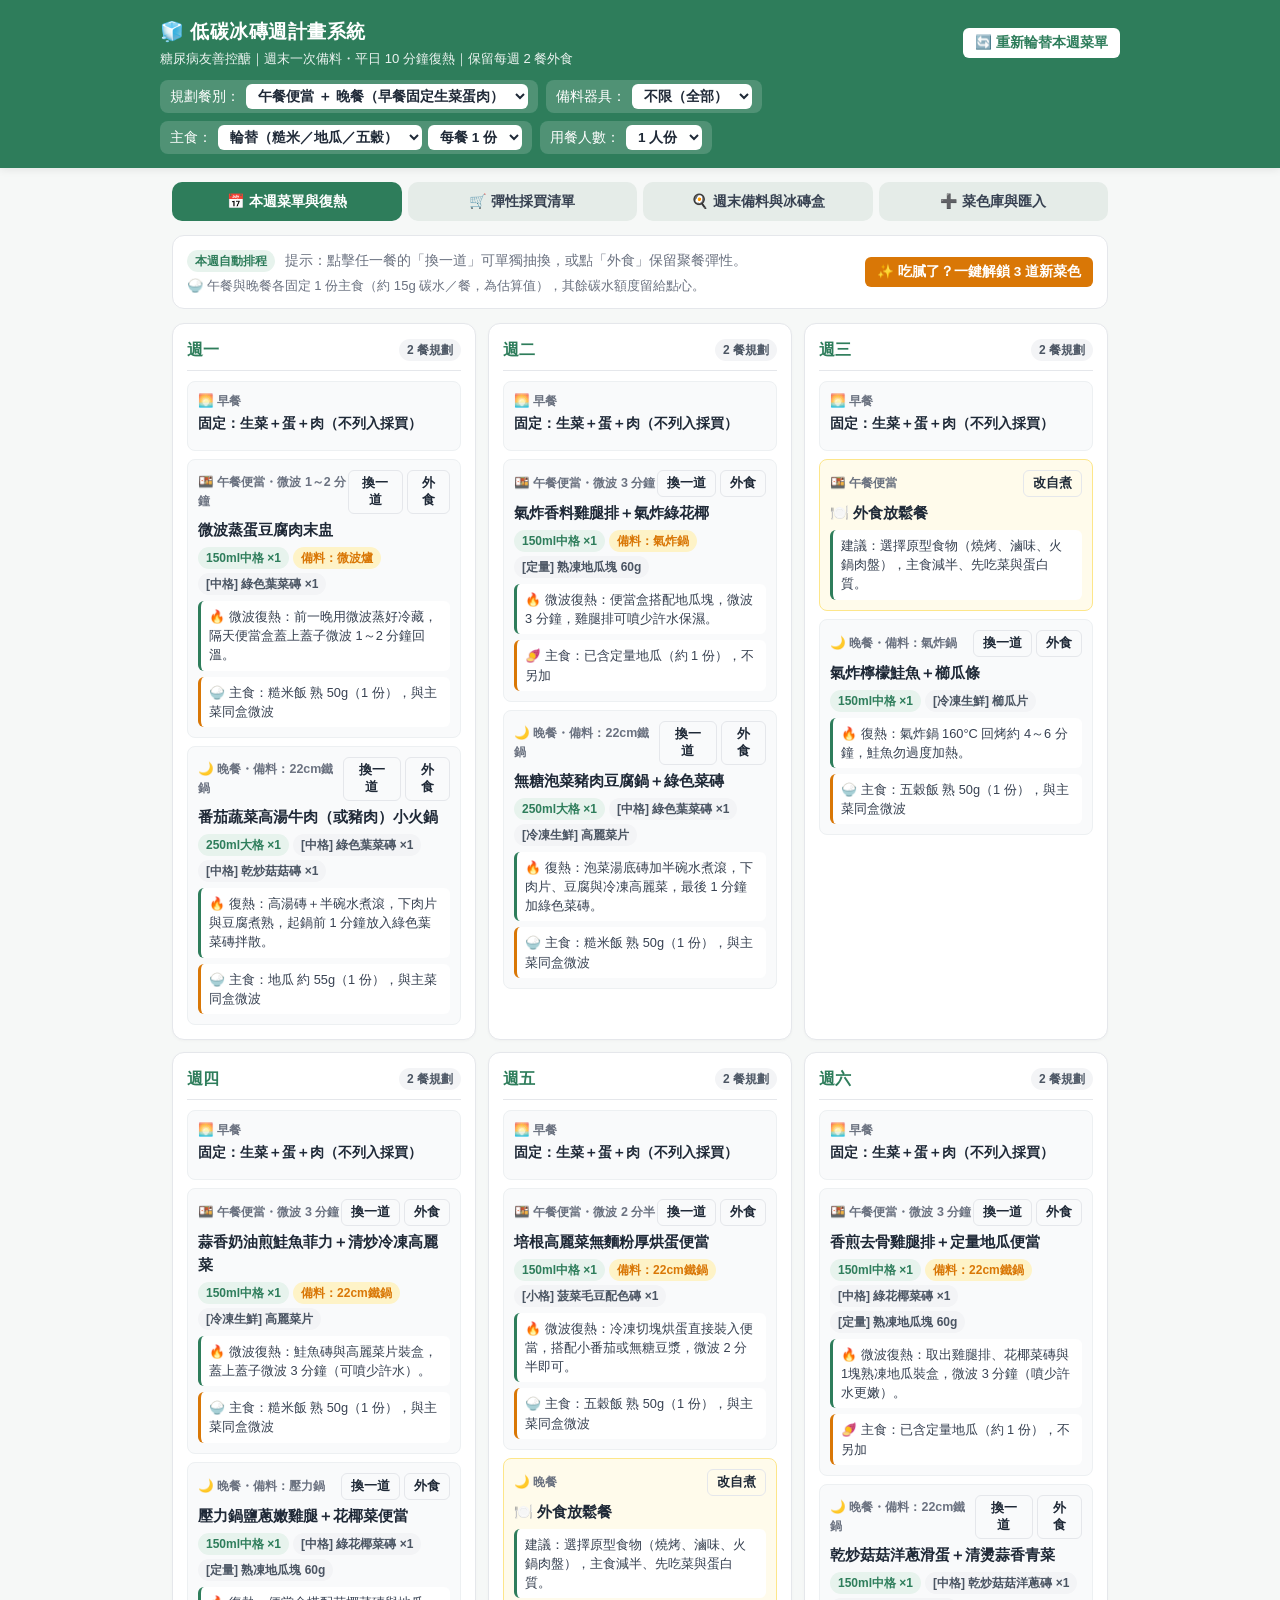
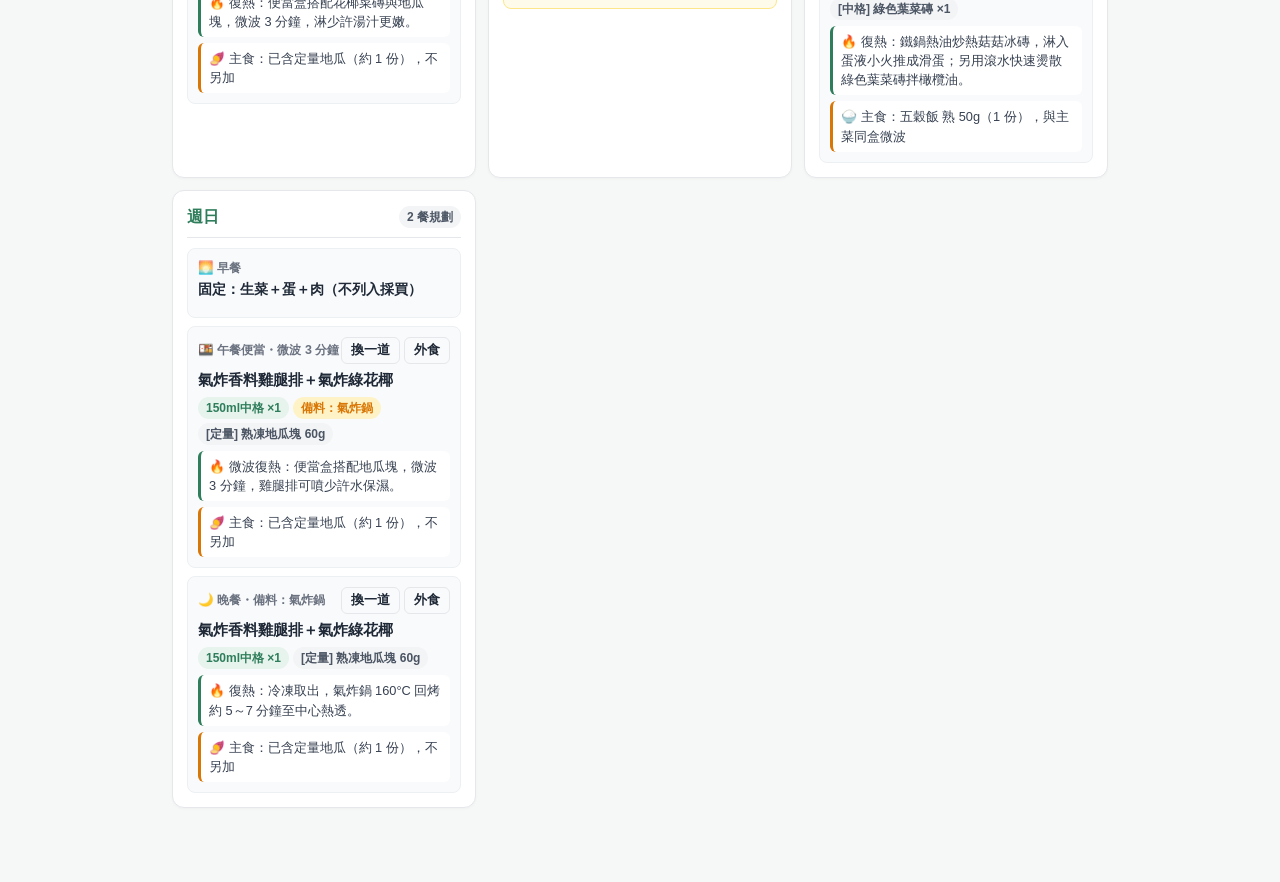
<file: index.html>
<html lang="zh-Hant">
<head>
  <meta charset="UTF-8" />
  <meta name="viewport" content="width=device-width, initial-scale=1.0" />
  <title>低碳冰磚週計畫｜控醣備餐與彈性採買系統</title>
  <style>
    :root {
      --bg: #f6f8f7;
      --card: #ffffff;
      --primary: #2e7d5b;
      --primary-light: #e7f3ed;
      --accent: #d97706;
      --accent-light: #fef3c7;
      --text: #1f2937;
      --muted: #6b7280;
      --border: #e5e7eb;
      --danger: #dc2626;
      --radius: 12px;
    }
    * { box-sizing: border-box; }
    body {
      margin: 0;
      font-family: -apple-system, BlinkMacSystemFont, "Segoe UI", "Noto Sans TC", "Microsoft JhengHei", sans-serif;
      background: var(--bg);
      color: var(--text);
      line-height: 1.5;
      padding-bottom: 60px;
    }
    header {
      background: var(--primary);
      color: #fff;
      padding: 18px 16px 14px;
      position: sticky;
      top: 0;
      z-index: 20;
      box-shadow: 0 2px 8px rgba(0,0,0,0.08);
    }
    .header-top {
      max-width: 960px;
      margin: 0 auto;
      display: flex;
      flex-wrap: wrap;
      justify-content: space-between;
      align-items: center;
      gap: 10px;
    }
    h1 {
      margin: 0;
      font-size: 1.2rem;
      letter-spacing: 0.5px;
    }
    .subtitle {
      font-size: 0.82rem;
      opacity: 0.9;
      margin-top: 2px;
    }
    .controls-bar {
      max-width: 960px;
      margin: 12px auto 0;
      display: flex;
      flex-wrap: wrap;
      gap: 8px;
      align-items: center;
    }
    .control-group {
      background: rgba(255,255,255,0.16);
      padding: 4px 10px;
      border-radius: 8px;
      display: flex;
      align-items: center;
      gap: 6px;
      font-size: 0.85rem;
    }
    select, button {
      font-family: inherit;
      font-size: 0.85rem;
      border-radius: 6px;
      border: none;
      cursor: pointer;
    }
    select {
      padding: 4px 8px;
      background: #fff;
      color: var(--text);
      font-weight: 600;
    }
    .btn {
      padding: 6px 12px;
      font-weight: 600;
      transition: opacity 0.15s;
    }
    .btn:hover { opacity: 0.9; }
    .btn-white { background: #fff; color: var(--primary); }
    .btn-accent { background: var(--accent); color: #fff; }
    .btn-outline {
      background: transparent;
      border: 1px solid var(--border);
      color: var(--text);
      padding: 4px 9px;
      font-size: 0.8rem;
    }
    .btn-outline:hover { background: #f3f4f6; }

    /* Tabs */
    .tabs {
      max-width: 960px;
      margin: 14px auto 0;
      padding: 0 12px;
      display: grid;
      grid-template-columns: repeat(4, 1fr);
      gap: 6px;
    }
    .tab-btn {
      padding: 10px 6px;
      background: #e5ece8;
      color: #374151;
      border-radius: 10px;
      font-weight: 700;
      font-size: 0.88rem;
      text-align: center;
    }
    .tab-btn.active {
      background: var(--primary);
      color: #fff;
    }

    main {
      max-width: 960px;
      margin: 14px auto;
      padding: 0 12px;
    }
    .tab-panel { display: none; }
    .tab-panel.active { display: block; }

    /* Action Banner */
    .action-strip {
      background: var(--card);
      border: 1px solid var(--border);
      border-radius: var(--radius);
      padding: 12px 14px;
      margin-bottom: 14px;
      display: flex;
      flex-wrap: wrap;
      justify-content: space-between;
      align-items: center;
      gap: 10px;
    }
    .badge {
      display: inline-block;
      padding: 2px 8px;
      border-radius: 999px;
      font-size: 0.75rem;
      font-weight: 700;
    }
    .badge-green { background: var(--primary-light); color: var(--primary); }
    .badge-amber { background: var(--accent-light); color: var(--accent); }
    .badge-gray { background: #f3f4f6; color: #4b5563; }

    /* Day Cards */
    .week-grid {
      display: grid;
      grid-template-columns: repeat(auto-fill, minmax(290px, 1fr));
      gap: 12px;
    }
    .day-card {
      background: var(--card);
      border: 1px solid var(--border);
      border-radius: var(--radius);
      padding: 14px;
      box-shadow: 0 1px 3px rgba(0,0,0,0.03);
    }
    .day-header {
      display: flex;
      justify-content: space-between;
      align-items: center;
      border-bottom: 1px solid var(--border);
      padding-bottom: 8px;
      margin-bottom: 10px;
    }
    .day-title {
      font-weight: 800;
      font-size: 1rem;
      color: var(--primary);
    }
    .meal-slot {
      background: #f9fafb;
      border: 1px solid #edf0f2;
      border-radius: 8px;
      padding: 10px;
      margin-bottom: 8px;
    }
    .meal-slot:last-child { margin-bottom: 0; }
    .meal-slot.eating-out {
      background: #fffbeb;
      border-color: #fde68a;
    }
    .slot-top {
      display: flex;
      justify-content: space-between;
      align-items: center;
      margin-bottom: 4px;
    }
    .slot-label {
      font-size: 0.78rem;
      font-weight: 700;
      color: var(--muted);
    }
    .slot-actions {
      display: flex;
      gap: 4px;
    }
    .meal-name {
      font-weight: 700;
      font-size: 0.96rem;
      margin: 2px 0 6px;
    }
    .brick-tags {
      display: flex;
      flex-wrap: wrap;
      gap: 4px;
      margin-bottom: 6px;
    }
    .reheat-box {
      font-size: 0.8rem;
      color: #374151;
      background: #fff;
      padding: 6px 8px;
      border-radius: 6px;
      border-left: 3px solid var(--primary);
    }

    /* Section Cards */
    .section-card {
      background: var(--card);
      border: 1px solid var(--border);
      border-radius: var(--radius);
      padding: 16px;
      margin-bottom: 14px;
    }
    .section-card h2 {
      margin: 0 0 10px;
      font-size: 1.05rem;
      color: var(--primary);
      display: flex;
      align-items: center;
      gap: 6px;
    }

    /* Container Grid */
    .container-grid {
      display: grid;
      grid-template-columns: repeat(auto-fit, minmax(220px, 1fr));
      gap: 10px;
    }
    .container-box {
      border: 1px solid var(--border);
      border-radius: 10px;
      padding: 12px;
      background: #fafcfb;
    }
    .container-size {
      font-weight: 800;
      color: var(--primary);
      font-size: 0.95rem;
    }
    .container-count {
      font-size: 1.35rem;
      font-weight: 800;
      margin: 4px 0;
    }

    /* SOP Steps */
    .sop-step {
      border-left: 3px solid var(--primary);
      padding-left: 12px;
      margin-bottom: 14px;
    }
    .sop-step h3 {
      margin: 0 0 4px;
      font-size: 0.95rem;
    }
    .sop-step ul {
      margin: 4px 0 0;
      padding-left: 18px;
      font-size: 0.88rem;
    }

    /* Shopping List */
    .shop-category {
      margin-bottom: 16px;
    }
    .shop-cat-title {
      font-weight: 800;
      font-size: 0.92rem;
      background: var(--primary-light);
      color: var(--primary);
      padding: 5px 10px;
      border-radius: 6px;
      margin-bottom: 8px;
    }
    .shop-item {
      display: flex;
      flex-wrap: wrap;
      justify-content: space-between;
      align-items: center;
      padding: 8px 6px;
      border-bottom: 1px solid #f1f3f5;
      gap: 8px;
    }
    .shop-item.checked .item-main {
      text-decoration: line-through;
      color: var(--muted);
    }
    .item-left {
      display: flex;
      align-items: flex-start;
      gap: 8px;
      flex: 1;
      min-width: 180px;
    }
    .item-left input[type="checkbox"] {
      width: 18px;
      height: 18px;
      margin-top: 2px;
      accent-color: var(--primary);
    }
    .alt-hint {
      display: block;
      font-size: 0.76rem;
      color: var(--muted);
    }
    .qty-ctrl {
      display: flex;
      align-items: center;
      gap: 6px;
    }
    .qty-btn {
      width: 26px;
      height: 26px;
      border-radius: 6px;
      background: #eef2f0;
      font-weight: 800;
      color: var(--text);
    }
    .qty-val {
      min-width: 68px;
      text-align: center;
      font-weight: 700;
      font-size: 0.88rem;
    }
    .custom-add {
      display: flex;
      gap: 8px;
      margin-top: 12px;
    }
    .custom-add input {
      flex: 1;
      padding: 8px 10px;
      border: 1px solid var(--border);
      border-radius: 8px;
      font-size: 0.9rem;
    }

    /* Modal */
    .modal-backdrop {
      display: none;
      position: fixed;
      inset: 0;
      background: rgba(0,0,0,0.45);
      z-index: 50;
      align-items: center;
      justify-content: center;
      padding: 16px;
    }
    .modal-backdrop.open { display: flex; }
    .modal {
      background: #fff;
      border-radius: 14px;
      max-width: 560px;
      width: 100%;
      padding: 18px;
      max-height: 88vh;
      overflow-y: auto;
    }
    .modal textarea {
      width: 100%;
      height: 180px;
      font-family: monospace;
      font-size: 0.82rem;
      padding: 10px;
      border: 1px solid var(--border);
      border-radius: 8px;
      margin: 10px 0;
    }
    .toast {
      position: fixed;
      bottom: 20px;
      left: 50%;
      transform: translateX(-50%);
      background: #1f2937;
      color: #fff;
      padding: 10px 18px;
      border-radius: 999px;
      font-size: 0.88rem;
      z-index: 60;
      opacity: 0;
      pointer-events: none;
      transition: opacity 0.25s;
    }
    .toast.show { opacity: 1; }

    /* ===== 手機版：節省上半部空間 ===== */
    #settingsToggle { display: none; }
    .header-actions { display: flex; gap: 6px; }
    @media (max-width: 640px) {
      header { position: static; padding: 10px 12px; }
      h1 { font-size: 1rem; }
      .subtitle { display: none; }
      .hide-sm { display: none; }
      #settingsToggle { display: inline-block; }
      .btn { padding: 6px 10px; }
      .controls-bar { display: none; margin-top: 10px; }
      .controls-bar.open { display: flex; flex-direction: column; align-items: stretch; }
      .control-group { width: 100%; justify-content: space-between; flex-wrap: wrap; }
      .control-group select { max-width: 62%; }
      .tabs {
        position: sticky; top: 0; z-index: 15;
        margin: 0; padding: 6px 8px;
        background: var(--bg);
        border-bottom: 1px solid var(--border);
        gap: 4px;
      }
      .tab-btn { padding: 8px 2px; font-size: 0.72rem; line-height: 1.25; }
      main { margin: 10px auto; }
      .action-strip { padding: 10px 12px; }
      .section-card { padding: 12px; }
    }
  </style>
</head>
<body>

<header>
  <div class="header-top">
    <div>
      <h1>🧊 低碳冰磚週計畫系統</h1>
      <div class="subtitle">糖尿病友善控醣｜週末一次備料・平日 10 分鐘復熱｜保留每週 2 餐外食</div>
    </div>
    <div class="header-actions">
      <button id="settingsToggle" class="btn btn-white" onclick="toggleSettings()" aria-expanded="false">⚙️ 設定</button>
      <button class="btn btn-white" onclick="regenerateWeek()">🔄 重新輪替<span class="hide-sm">本週菜單</span></button>
    </div>
  </div>
  <div class="controls-bar">
    <div class="control-group">
      <span>規劃餐別：</span>
      <select id="mealModeSelect" onchange="changeMealMode()">
        <option value="lunch_dinner" selected>午餐便當 ＋ 晚餐（早餐固定生菜蛋肉）</option>
        <option value="dinner_only">僅規劃晚餐（中午自理/外食）</option>
        <option value="three_meals">三餐全部規劃（含低碳變化早餐）</option>
      </select>
    </div>
    <div class="control-group">
      <span>備料器具：</span>
      <select id="cookwareSelect" onchange="changeCookware()">
        <option value="all" selected>不限（全部）</option>
        <option value="iron">鐵鍋／湯鍋</option>
        <option value="微波爐">微波爐</option>
        <option value="氣炸鍋">氣炸鍋</option>
        <option value="壓力鍋">壓力鍋</option>
      </select>
    </div>
    <div class="control-group">
      <span>主食：</span>
      <select id="stapleSelect" onchange="changeStaple()">
        <option value="rotate" selected>輪替（糙米／地瓜／五穀）</option>
        <option value="brown_rice">糙米飯</option>
        <option value="multigrain">五穀飯</option>
        <option value="sweet_potato">地瓜</option>
      </select>
      <select id="stapleServingsSelect" onchange="changeStaple()">
        <option value="0">不安排</option>
        <option value="1" selected>每餐 1 份</option>
        <option value="2">每餐 2 份</option>
        <option value="3">每餐 3 份</option>
      </select>
    </div>
    <div class="control-group">
      <span>用餐人數：</span>
      <select id="servingsSelect" onchange="changeServings()">
        <option value="1" selected>1 人份</option>
        <option value="2">2 人份</option>
        <option value="3">3 人份</option>
        <option value="4">4 人份</option>
      </select>
    </div>
  </div>
</header>

<div class="tabs">
  <button class="tab-btn active" onclick="switchTab('plan', this)">📅 本週菜單與復熱</button>
  <button class="tab-btn" onclick="switchTab('shop', this)">🛒 彈性採買清單</button>
  <button class="tab-btn" onclick="switchTab('sop', this)">🍳 週末備料與冰磚盒</button>
  <button class="tab-btn" onclick="switchTab('recipes', this)">➕ 菜色庫與匯入</button>
</div>

<main>
  <!-- 分頁一：本週菜單與復熱 -->
  <section id="tab-plan" class="tab-panel active">
    <div class="action-strip">
      <div>
        <span class="badge badge-green" id="weekLabel">本週自動排程</span>
        <span style="font-size:0.85rem; color:var(--muted); margin-left:6px;">
          提示：點擊任一餐的「換一道」可單獨抽換，或點「外食」保留聚餐彈性。
        </span>
        <div id="stapleHint" style="font-size:0.82rem; color:var(--muted); margin-top:4px;"></div>
      </div>
      <button class="btn btn-accent" onclick="unlockMoreRecipes()">✨ 吃膩了？一鍵解鎖 3 道新菜色</button>
    </div>
    <div class="week-grid" id="weekGrid"></div>
  </section>

  <!-- 分頁二：彈性採買清單 -->
  <section id="tab-shop" class="tab-panel">
    <div class="section-card">
      <h2>🛒 本週彈性採買清單（目前計算：<span id="shopServingTitle">1 人份</span>）</h2>
      <p style="font-size:0.84rem; color:var(--muted); margin-top:0;">
        ✅ <strong>冰箱已有先勾掉</strong>（例如高麗菜、培根、地瓜）｜可用 <strong>＋／－</strong> 依包裝大小調整，或參考下方替代食材。
      </p>
      <div id="shoppingContainer"></div>
      <div class="custom-add">
        <input type="text" id="customItemInput" placeholder="臨時加買（例：雞蛋 1 盒、無糖豆漿、橄欖油）" onkeydown="if(event.key==='Enter') addCustomItem()" />
        <button class="btn btn-white" style="border:1px solid var(--primary);" onclick="addCustomItem()">＋ 加入清單</button>
      </div>
      <div style="margin-top:12px; display:flex; gap:8px; flex-wrap:wrap;">
        <button class="btn btn-outline" onclick="clearCheckedItems()">清除已勾選狀態</button>
        <button class="btn btn-outline" onclick="resetAdjustments()">重設數量微調</button>
      </div>
    </div>
  </section>

  <!-- 分頁三：週末備料與冰磚盒 -->
  <section id="tab-sop" class="tab-panel">
    <div class="section-card">
      <h2>🔌 電器料理小提醒（微波爐／氣炸鍋／壓力鍋）</h2>
      <ul style="margin:0; padding-left:18px; font-size:0.88rem;">
        <li><strong>微波爐</strong>：使用微波專用容器，蓋保鮮膜或盤子並留透氣孔；冷凍磚分段加熱、中途攪拌或翻面，確保中心熱透。</li>
        <li><strong>氣炸鍋</strong>：食材先擦乾、拌少量油；不要塞滿，留出熱風流動空間。矽膠冰磚盒與上蓋未標示耐高溫時，請勿放入氣炸鍋，改用耐熱杯或鋁箔杯。</li>
        <li><strong>壓力鍋</strong>：液體量與最大容量以機型說明書為準，洩壓完成才開蓋；表中時間僅供參考，請依自家機型調整。</li>
        <li>所有電器的時間與功率都因機型而異，第一次請先小量測試；肉類以中心完全熟透為準。</li>
      </ul>
    </div>

    <div class="section-card">
      <h2>🧊 本週矽膠冰磚盒配置建議（<span id="sopServingTitle">1 人份</span>）</h2>
      <p style="font-size:0.84rem; color:var(--muted); margin-top:0;">
        建議選用「食品級矽膠＋硬質上蓋」冰磚盒；凍硬後脫模移入夾鏈袋集中收納，盒子即可重複冷凍下一批。
      </p>
      <div class="container-grid" id="containerSummary"></div>
    </div>

    <div class="section-card">
      <h2>📋 本週實際要備的料（依目前菜單與器具自動整理）</h2>
      <p style="font-size:0.84rem; color:var(--muted); margin-top:0;">
        只列出本週菜單用到的自煮食譜，依料理器具分組，方便決定先開哪台設備。
      </p>
      <div id="sopDynamic"></div>
    </div>

    <div class="section-card">
      <h2>⏱️ 週末 1 小時多器具平行備料 SOP</h2>
      <p style="font-size:0.84rem; color:var(--muted); margin-top:0;">
        原則：<strong>先啟動不用顧的設備</strong>（壓力鍋、電鍋），再用手邊時間洗切與炒菜；沒用到的器具直接略過該步驟。
      </p>
      <div class="sop-step">
        <h3>階段零：先啟動「不用顧」的設備（約 5 分鐘）</h3>
        <ul>
          <li><strong>壓力鍋</strong>：若本週有滷雞腿、牛肉湯等壓力鍋菜，先下鍋並設定時間（約 12～30 分鐘，依食材與機型），之後只需等洩壓。</li>
          <li><strong>電鍋</strong>：定量地瓜洗淨切小塊，外鍋 1 杯水蒸熟；同時用電鍋煮好本週的<strong>糙米飯／五穀飯</strong>（乾米量見採買清單「主食」）。</li>
          <li><strong>主食飯磚</strong>：飯煮好攤開放涼，每份約熟飯 50g 裝入 <strong>150ml 中格（約半滿）</strong>冷凍；地瓜蒸熟放涼後按份量分裝。</li>
        </ul>
      </div>
      <div class="sop-step">
        <h3>階段一：洗切與生鮮免燙分裝（約 15 分鐘，設備運轉中同步進行）</h3>
        <ul>
          <li><strong>高麗菜</strong>：剝片洗淨切塊，<strong>務必徹底擦乾水分</strong>，依單餐份量裝袋壓平直接生凍（免汆燙）。</li>
          <li><strong>櫛瓜</strong>：洗淨擦乾切 1.5cm 厚片、條或刨絲，直接分裝冷凍；<strong>生菜</strong>洗淨擦乾冷藏，優先於週一～週三吃完。</li>
          <li><strong>肉類</strong>：雞腿排、鮭魚擦乾並醃好（鹽、黑胡椒、蒜粉），準備進氣炸鍋。</li>
        </ul>
      </div>
      <div class="sop-step">
        <h3>階段二：氣炸鍋分批＋湯鍋汆燙雙線並行（約 20 分鐘）</h3>
        <ul>
          <li><strong>氣炸鍋 180°C 分批</strong>：不要塞滿。雞腿排約 12～15 分鐘，鮭魚約 8～10 分鐘，花椰菜或櫛瓜條最後 5 分鐘加入；出爐放網架散熱。</li>
          <li><strong>同時用湯鍋汆燙</strong>，依「味道淡 → 味道重」：綠花椰菜小朵、四季豆段燙 60 秒，泡冷水瀝乾 ➔ 裝入 <strong>150ml 中格</strong>；青江菜、菠菜、地瓜葉燙 30 秒，<strong>用力擠乾水分</strong>切段 ➔ 裝入 <strong>150ml 中格</strong>。</li>
          <li><strong>壓力鍋</strong>：計時結束後等洩壓完成再開蓋（<strong>切勿強行開蓋</strong>），湯品與滷味先放涼。</li>
        </ul>
      </div>
      <div class="sop-step">
        <h3>階段三：22cm 鐵鍋乾炒配料與主菜醬汁（約 15 分鐘）</h3>
        <ul>
          <li><strong>先炒香菇與洋蔥</strong>：少許油乾炒香菇、鴻喜菇與洋蔥丁至收乾水分，分裝入 <strong>150ml 中格</strong>（百搭便當與滑蛋）。</li>
          <li><strong>再煮主菜／湯底磚</strong>：依本週排出的主菜（如無糖打拋豬、番茄肉醬、味噌高湯底）用鐵鍋煮好，放涼入 <strong>250ml 大格</strong>。</li>
        </ul>
      </div>
      <div class="sop-step">
        <h3>階段四：微波爐當「小幫手」（約 5 分鐘，可穿插在任何空檔）</h3>
        <ul>
          <li><strong>少量蔬菜</strong>：一份量的葉菜可裝耐熱碗，加 1～2 大匙水、蓋盤子微波 1～2 分鐘，免開火燙熟。</li>
          <li><strong>解凍絞肉或融化奶油</strong>：低功率分段微波，避免局部煮熟。</li>
          <li><strong>先試吃一磚</strong>：挑一塊放涼的成品，微波確認復熱時間，之後在菜單上微調。</li>
          <li>微波蒸蛋、馬克杯蛋這類菜<strong>不需先煮</strong>，只要備好肉末磚或菇菇磚冷凍即可。</li>
        </ul>
      </div>
      <div class="sop-step" style="margin-bottom:0;">
        <h3>階段五：徹底放涼、入模冷凍與貼標（約 5 分鐘）</h3>
        <ul>
          <li>所有熟食務必吹涼再加蓋進冷凍庫，避免水氣結霜；貼上標籤（菜名＋日期＋復熱器具），平日免解凍直接取用。</li>
          <li>氣炸鍋與壓力鍋出爐的肉類較燙，先攤開散熱，不要直接蓋進密封盒。</li>
        </ul>
      </div>
    </div>
  </section>

  <!-- 分頁四：菜色庫與匯入 -->
  <section id="tab-recipes" class="tab-panel">
    <div class="section-card">
      <h2>📚 目前啟用中的低碳食譜庫（共 <span id="recipeCount">0</span> 道）</h2>
      <div style="display:flex; gap:8px; flex-wrap:wrap; margin-bottom:12px;">
        <button class="btn btn-accent" onclick="unlockMoreRecipes()">✨ 一鍵解鎖 3 道隱藏新菜色</button>
        <button class="btn btn-white" style="border:1px solid var(--primary);" onclick="openImportModal()">📥 貼上 JSON 匯入新食譜</button>
        <button class="btn btn-outline" onclick="exportRecipesJson()">📤 匯出目前菜庫備份</button>
        <button class="btn btn-outline" style="color:var(--danger);" onclick="resetAllData()">⚠️ 重設為初始預設值</button>
      </div>
      <div id="recipeListView"></div>
    </div>
  </section>
</main>

<!-- JSON 匯入彈窗 -->
<div class="modal-backdrop" id="importModal">
  <div class="modal">
    <h3 style="margin-top:0; color:var(--primary);">📥 匯入新食譜</h3>

    <div style="border:1px solid var(--border); border-radius:10px; padding:10px; margin-bottom:10px;">
      <strong style="font-size:0.9rem;">🔗 從網址匯入 JSON（GitHub raw / Gist / 任何 JSON 連結）</strong>
      <div style="display:flex; gap:6px; margin-top:8px;">
        <input type="text" id="jsonUrl" placeholder="https://raw.githubusercontent.com/使用者/repo/main/recipes.json" style="flex:1; padding:7px 9px; border:1px solid var(--border); border-radius:8px;" onkeydown="if(event.key==='Enter') fetchFromUrl()" />
        <button class="btn btn-white" style="background:var(--primary); color:#fff;" onclick="fetchFromUrl()">下載並匯入</button>
      </div>
      <p style="font-size:0.78rem; color:var(--muted); margin:8px 0 0;">
        貼 <code>github.com/.../blob/...</code> 的一般檔案網址也可以，會自動轉成 raw。格式支援 Mealie 與本系統。
      </p>
    </div>

    <div style="border:1px solid var(--border); border-radius:10px; padding:10px; margin-bottom:10px;">
      <strong style="font-size:0.9rem;">🥘 從 Mealie 抓取</strong>
      <div style="display:grid; gap:6px; margin-top:8px;">
        <input type="text" id="mealieUrl" placeholder="Mealie 網址，例如 https://mealie.example.com" style="padding:7px 9px; border:1px solid var(--border); border-radius:8px;" />
        <input type="password" id="mealieToken" placeholder="API Token（公開食譜可留空；不會被儲存）" style="padding:7px 9px; border:1px solid var(--border); border-radius:8px;" />
        <button class="btn btn-white" style="background:var(--primary); color:#fff;" onclick="fetchFromMealie()">從 Mealie 抓取並匯入</button>
      </div>
      <p style="font-size:0.78rem; color:var(--muted); margin:8px 0 0;">
        Mealie 需允許本頁來源的 CORS，否則瀏覽器會擋下請求。被擋時，請改用下方貼上 JSON：開啟
        <code>/api/recipes/食譜slug</code> 複製內容即可。
      </p>
    </div>

    <label style="font-size:0.84rem;">Mealie 食譜沒有冰磚規格，預設使用：
      <select id="mealieBrickSize" style="border:1px solid var(--border);">
        <option value="150ml中格" selected>150ml 中格</option>
        <option value="250ml大格">250ml 大格</option>
        <option value="30ml小格">30ml 小格</option>
      </select>
    </label>
    <p style="font-size:0.84rem; color:var(--muted); margin:6px 0 0;">
      也可貼上 Mealie 食譜 JSON（單道、陣列或列表 API 回傳的 <code>items</code>），或本系統格式的 JSON 陣列。系統會自動辨識並合併進輪替菜庫。
    </p>
    <textarea id="importTextarea" placeholder='貼上 JSON，例如 Mealie：{"name":"打拋豬","recipeIngredient":[...]}，或本系統格式：[{"id":"fish_01","name":"...",...}]'></textarea>
    <div style="display:flex; justify-content:flex-end; gap:8px;">
      <button class="btn btn-outline" onclick="closeImportModal()">取消</button>
      <button class="btn btn-white" style="background:var(--primary); color:#fff;" onclick="confirmImportJson()">確認匯入</button>
    </div>
  </div>
</div>

<div class="toast" id="toast"></div>

<script>
// ==================== 1. 內建核心低碳食譜庫 ====================
const CORE_RECIPES = [
  {
    id: "bento_01",
    name: "泰式無糖打拋豬＋花椰菜米便當",
    mealType: ["lunch_bento", "dinner"],
    cookware: "22cm鐵鍋",
    brickSpec: { size: "250ml大格", count: 1 },
    extraBricks: ["[中格] 白花椰菜米磚 ×1", "[中格] 四季豆菇菇磚 ×1"],
    ingredients: [
      { item: "豬絞肉（低脂）", amount: 120, unit: "g", category: "肉蛋魚豆", alt: "雞胸絞肉、牛絞肉" },
      { item: "白花椰菜", amount: 150, unit: "g", category: "葉菜與花椰", alt: "綠花椰菜碎、板豆腐碎" },
      { item: "四季豆", amount: 60, unit: "g", category: "根莖瓜果", alt: "玉米筍、甜豌豆" },
      { item: "鴻喜菇", amount: 50, unit: "g", category: "菇類與常備", alt: "香菇、杏鮑菇" },
      { item: "九層塔與蒜末", amount: 15, unit: "g", category: "葉菜與花椰", alt: "蔥花、洋蔥末" }
    ],
    prepNote: "鐵鍋炒香蒜末辣椒與豬絞肉，加魚露、醬油、檸檬汁收乾（不加糖），放涼入250ml大格。",
    reheatNote: "便當盒底鋪花椰菜米磚，放上打拋豬磚與四季豆菇菇磚，微波 3 分半或蒸飯箱加熱。"
  },
  {
    id: "bento_02",
    name: "香煎去骨雞腿排＋定量地瓜便當",
    mealType: ["lunch_bento"],
    cookware: "22cm鐵鍋",
    brickSpec: { size: "150ml中格", count: 1 },
    extraBricks: ["[中格] 綠花椰菜磚 ×1", "[定量] 熟凍地瓜塊 60g"],
    ingredients: [
      { item: "去骨雞腿排", amount: 150, unit: "g", category: "肉蛋魚豆", alt: "雞胸肉、松阪豬" },
      { item: "綠花椰菜", amount: 100, unit: "g", category: "葉菜與花椰", alt: "四季豆、青江菜" },
      { item: "地瓜（定量60g）", amount: 60, unit: "g", category: "根莖瓜果", alt: "南瓜 70g、毛豆仁 60g" }
    ],
    prepNote: "雞腿排皮朝下用22cm鐵鍋煎至金黃逼油，灑鹽與黑胡椒切塊，放涼分裝冷凍。",
    reheatNote: "取出雞腿排、花椰菜磚與1塊熟凍地瓜裝盒，微波 3 分鐘（噴少許水更嫩）。"
  },
  {
    id: "bento_03",
    name: "番茄義式肉醬起司焗花椰菜便當",
    mealType: ["lunch_bento", "dinner"],
    cookware: "22cm鐵鍋",
    brickSpec: { size: "250ml大格", count: 1 },
    extraBricks: ["[中格] 白花椰菜米磚 ×1", "[中格] 乾炒菇菇磚 ×1"],
    ingredients: [
      { item: "牛絞肉（或豬絞肉）", amount: 120, unit: "g", category: "肉蛋魚豆", alt: "雞胸丁、板豆腐丁" },
      { item: "牛番茄", amount: 1, unit: "顆", category: "根莖瓜果", alt: "無糖番茄糊罐頭" },
      { item: "洋蔥", amount: 40, unit: "g", category: "根莖瓜果", alt: "西芹丁" },
      { item: "起司片", amount: 1, unit: "片", category: "冷藏乳品", alt: "乳酪絲 15g" }
    ],
    prepNote: "鐵鍋炒香洋蔥與牛番茄丁至糊化，加入絞肉、義式香料與黑胡椒燉煮收汁，放涼入250ml大格。",
    reheatNote: "便當底放花椰菜米磚，疊上番茄肉醬磚與起司片，微波 3 分半即成無澱粉焗飯。"
  },
  {
    id: "bento_04",
    name: "蒜泥白肉（梅花肉片）＋毛豆雙蔬便當",
    mealType: ["lunch_bento"],
    cookware: "單口湯鍋",
    brickSpec: { size: "150ml中格", count: 1 },
    extraBricks: ["[中格] 四季豆菇菇磚 ×1", "[小格] 毛豆仁磚 ×1", "[定量] 熟凍地瓜塊 60g"],
    ingredients: [
      { item: "豬梅花薄肉片", amount: 130, unit: "g", category: "肉蛋魚豆", alt: "豬五花片、雞胸片" },
      { item: "毛豆仁", amount: 50, unit: "g", category: "肉蛋魚豆", alt: "黑豆、板豆腐" },
      { item: "地瓜（定量60g）", amount: 60, unit: "g", category: "根莖瓜果", alt: "芋頭塊 60g" }
    ],
    prepNote: "滾水加薑片與米酒燙熟梅花肉片，瀝乾分裝；醬汁（蒜末＋無糖醬油＋香油）另外小盒裝。",
    reheatNote: "便當放肉片、毛豆磚與四季豆磚，蒸飯箱或微波 3 分鐘後淋上蒜蓉醬。"
  },
  {
    id: "bento_05",
    name: "培根高麗菜無麵粉厚烘蛋便當",
    mealType: ["lunch_bento", "breakfast"],
    cookware: "22cm鐵鍋",
    brickSpec: { size: "150ml中格", count: 1 },
    extraBricks: ["[小格] 菠菜毛豆配色磚 ×1"],
    ingredients: [
      { item: "雞蛋", amount: 3, unit: "顆", category: "肉蛋魚豆", alt: "鴨蛋" },
      { item: "高麗菜", amount: 100, unit: "g", category: "葉菜與花椰", alt: "大白菜、櫛瓜絲" },
      { item: "培根肉", amount: 2, unit: "片", category: "肉蛋魚豆", alt: "火腿片、鮪魚罐頭" }
    ],
    prepNote: "22cm鐵鍋煎香培根與冷凍高麗菜絲，倒入打散蛋液與配色磚，加蓋小火烘熟切塊。",
    reheatNote: "冷凍切塊烘蛋直接裝入便當，搭配小番茄或無糖豆漿，微波 2 分半即可。"
  },
  {
    id: "dinner_01",
    name: "培根高麗菜快炒櫛瓜＋味噌豆腐湯",
    mealType: ["dinner"],
    cookware: "22cm鐵鍋",
    brickSpec: { size: "150ml中格", count: 1 },
    extraBricks: ["[冷凍生鮮] 高麗菜片＋櫛瓜片", "[中格] 綠色葉菜磚 ×1"],
    ingredients: [
      { item: "高麗菜", amount: 120, unit: "g", category: "葉菜與花椰", alt: "大白菜、青江菜" },
      { item: "櫛瓜", amount: 100, unit: "g", category: "根莖瓜果", alt: "大黃瓜、杏鮑菇" },
      { item: "培根肉", amount: 2, unit: "片", category: "肉蛋魚豆", alt: "豬肉絲、雞肉丁" },
      { item: "板豆腐", amount: 100, unit: "g", category: "肉蛋魚豆", alt: "嫩豆腐、豆皮" }
    ],
    prepNote: "高麗菜與櫛瓜洗淨擦乾生凍；培根單片捲起冷凍。",
    reheatNote: "冷鍋下冷凍培根逼油，免退冰倒入冷凍高麗菜與櫛瓜大火炒 3 分鐘，起鍋前加鹽與黑胡椒。"
  },
  {
    id: "dinner_02",
    name: "番茄蔬菜高湯牛肉（或豬肉）小火鍋",
    mealType: ["dinner"],
    cookware: "22cm鐵鍋",
    brickSpec: { size: "250ml大格", count: 1 },
    extraBricks: ["[中格] 綠色葉菜磚 ×1", "[中格] 乾炒菇菇磚 ×1"],
    ingredients: [
      { item: "火鍋肉片（牛或豬）", amount: 130, unit: "g", category: "肉蛋魚豆", alt: "去骨雞腿塊、魚片" },
      { item: "牛番茄", amount: 1, unit: "顆", category: "根莖瓜果", alt: "白蘿蔔塊" },
      { item: "青江菜（或菠菜）", amount: 100, unit: "g", category: "葉菜與花椰", alt: "小白菜、地瓜葉" },
      { item: "板豆腐", amount: 100, unit: "g", category: "肉蛋魚豆", alt: "凍豆腐、百頁豆腐" }
    ],
    prepNote: "週末用番茄、洋蔥與高麗菜芯熬無糖蔬菜湯底，分裝 250ml 大格；葉菜燙 30 秒擠乾入 150ml 中格。",
    reheatNote: "高湯磚＋半碗水煮滾，下肉片與豆腐煮熟，起鍋前 1 分鐘放入綠色葉菜磚拌散。"
  },
  {
    id: "dinner_03",
    name: "乾炒菇菇洋蔥滑蛋＋清燙蒜香青菜",
    mealType: ["dinner"],
    cookware: "22cm鐵鍋",
    brickSpec: { size: "150ml中格", count: 1 },
    extraBricks: ["[中格] 乾炒菇菇洋蔥磚 ×1", "[中格] 綠色葉菜磚 ×1"],
    ingredients: [
      { item: "香菇與鴻喜菇", amount: 100, unit: "g", category: "菇類與常備", alt: "杏鮑菇、金針菇" },
      { item: "洋蔥", amount: 50, unit: "g", category: "根莖瓜果", alt: "蔥段" },
      { item: "雞蛋", amount: 3, unit: "顆", category: "肉蛋魚豆", alt: "蝦仁 80g＋蛋 2 顆" },
      { item: "地瓜葉（或空心菜）", amount: 100, unit: "g", category: "葉菜與花椰", alt: "青江菜、菠菜" }
    ],
    prepNote: "菇類與洋蔥切絲用鐵鍋乾炒收水，放涼入 150ml 中格冰磚盒。",
    reheatNote: "鐵鍋熱油炒熱菇菇冰磚，淋入蛋液小火推成滑蛋；另用滾水快速燙散綠色葉菜磚拌橄欖油。"
  },
  {
    id: "dinner_04",
    name: "蒜香奶油煎鮭魚菲力＋清炒冷凍高麗菜",
    mealType: ["dinner", "lunch_bento"],
    cookware: "22cm鐵鍋",
    brickSpec: { size: "150ml中格", count: 1 },
    extraBricks: ["[冷凍生鮮] 高麗菜片"],
    ingredients: [
      { item: "鮭魚菲力", amount: 130, unit: "g", category: "肉蛋魚豆", alt: "無鹽鯖魚片、鱸魚片" },
      { item: "高麗菜", amount: 120, unit: "g", category: "葉菜與花椰", alt: "綠花椰菜、四季豆" },
      { item: "無鹽奶油與蒜頭", amount: 10, unit: "g", category: "冷藏乳品", alt: "橄欖油 1 大匙" }
    ],
    prepNote: "鮭魚切厚塊擦乾，22cm鐵鍋煎至兩面金黃，關火餘溫融化奶油蒜末與檸檬汁，放涼入 150ml 中格。",
    reheatNote: "平底鍋直接下冷凍高麗菜片快炒 2 分鐘，旁邊放鮭魚磚一起加熱回溫即可。",
    lunchReheat: "鮭魚磚與高麗菜片裝盒，蓋上蓋子微波 3 分鐘（可噴少許水）。"
  },
  {
    id: "dinner_05",
    name: "無糖泡菜豬肉豆腐鍋＋綠色菜磚",
    mealType: ["dinner"],
    cookware: "22cm鐵鍋",
    brickSpec: { size: "250ml大格", count: 1 },
    extraBricks: ["[中格] 綠色葉菜磚 ×1", "[冷凍生鮮] 高麗菜片"],
    ingredients: [
      { item: "無糖韓式泡菜", amount: 80, unit: "g", category: "菇類與常備", alt: "無糖白味噌 20g" },
      { item: "豬五花（或梅花肉片）", amount: 120, unit: "g", category: "肉蛋魚豆", alt: "雞腿肉片、海鮮" },
      { item: "板豆腐", amount: 100, unit: "g", category: "肉蛋魚豆", alt: "嫩豆腐" }
    ],
    prepNote: "泡菜與洋蔥炒香加水煮成湯底，放涼分裝 250ml 大格冰磚盒。",
    reheatNote: "泡菜湯底磚加半碗水煮滾，下肉片、豆腐與冷凍高麗菜，最後 1 分鐘加綠色菜磚。"
  },
  {
    id: "bf_01",
    name: "生菜培根煎蛋捲＋無糖豆漿",
    mealType: ["breakfast"],
    cookware: "22cm鐵鍋",
    brickSpec: { size: "30ml小格", count: 1 },
    extraBricks: ["[冷藏生鮮] 蘿蔓/美生菜葉"],
    ingredients: [
      { item: "美生菜（或蘿蔓）", amount: 60, unit: "g", category: "葉菜與花椰", alt: "大陸妹、小黃瓜片" },
      { item: "雞蛋", amount: 2, unit: "顆", category: "肉蛋魚豆", alt: "水煮蛋" },
      { item: "培根肉", amount: 2, unit: "片", category: "肉蛋魚豆", alt: "煎雞胸片" }
    ],
    prepNote: "生菜洗淨甩乾包裹廚房紙巾直立冷藏（不可冷凍）。",
    reheatNote: "22cm鐵鍋煎熟培根與荷包蛋，用大片生菜直接包起來吃，清爽零澱粉。"
  },
  {
    id: "bf_02",
    name: "毛豆菠菜起司烘蛋＋定量蒸地瓜",
    mealType: ["breakfast"],
    cookware: "22cm鐵鍋",
    brickSpec: { size: "30ml小格", count: 1 },
    extraBricks: ["[小格] 菠菜毛豆配色磚 ×1", "[定量] 熟凍地瓜塊 50g"],
    ingredients: [
      { item: "雞蛋", amount: 2, unit: "顆", category: "肉蛋魚豆", alt: "蛋白液" },
      { item: "菠菜", amount: 50, unit: "g", category: "葉菜與花椰", alt: "地瓜葉、青江菜" },
      { item: "地瓜（定量50g）", amount: 50, unit: "g", category: "根莖瓜果", alt: "無糖豆漿 1 杯" }
    ],
    prepNote: "菠菜燙熟擠乾切碎與毛豆仁混合，裝入 30ml 小格冰磚盒。",
    reheatNote: "小格配色磚直接丟入蛋液打散，用 22cm 鐵鍋煎成歐姆蛋，搭配微波熱好的定量地瓜。"
  },
  // ---------- 微波爐 ----------
  {
    id: "mw_01",
    name: "微波蒸蛋豆腐肉末盅",
    mealType: ["dinner", "lunch_bento"],
    cookware: "微波爐",
    brickSpec: { size: "150ml中格", count: 1 },
    extraBricks: ["[中格] 綠色葉菜磚 ×1"],
    ingredients: [
      { item: "雞蛋", amount: 3, unit: "顆", category: "肉蛋魚豆", alt: "鴨蛋" },
      { item: "嫩豆腐", amount: 100, unit: "g", category: "肉蛋魚豆", alt: "板豆腐" },
      { item: "豬絞肉（低脂）", amount: 80, unit: "g", category: "肉蛋魚豆", alt: "雞絞肉" },
      { item: "蔥花", amount: 10, unit: "g", category: "葉菜與花椰", alt: "九層塔" }
    ],
    prepNote: "絞肉用醬油與少許薑末拌勻，冷凍成 150ml 中格肉末磚。",
    reheatNote: "耐熱碗放肉末磚與豆腐，淋蛋液加等量水，蓋保鮮膜戳孔，500W 微波約 5～6 分鐘，中途檢查凝固度。",
    lunchReheat: "前一晚用微波蒸好冷藏，隔天便當盒蓋上蓋子微波 1～2 分鐘回溫。"
  },
  {
    id: "mw_02",
    name: "微波菇菇起司蛋馬克杯",
    mealType: ["breakfast"],
    cookware: "微波爐",
    brickSpec: { size: "30ml小格", count: 1 },
    extraBricks: ["[中格] 乾炒菇菇洋蔥磚 ×1"],
    ingredients: [
      { item: "雞蛋", amount: 2, unit: "顆", category: "肉蛋魚豆", alt: "蛋白液" },
      { item: "香菇與鴻喜菇", amount: 50, unit: "g", category: "菇類與常備", alt: "杏鮑菇" },
      { item: "起司片", amount: 1, unit: "片", category: "冷藏乳品", alt: "乳酪絲 15g" }
    ],
    prepNote: "菇類乾炒收水後冷凍成菇菇磚。",
    reheatNote: "馬克杯放菇菇磚，倒入打散蛋液與起司片，蓋盤子微波約 1 分 30 秒至 2 分鐘，不要用密封蓋。"
  },
  // ---------- 氣炸鍋 ----------
  {
    id: "af_01",
    name: "氣炸香料雞腿排＋氣炸綠花椰",
    mealType: ["lunch_bento", "dinner"],
    cookware: "氣炸鍋",
    brickSpec: { size: "150ml中格", count: 1 },
    extraBricks: ["[定量] 熟凍地瓜塊 60g"],
    ingredients: [
      { item: "去骨雞腿排", amount: 150, unit: "g", category: "肉蛋魚豆", alt: "雞胸肉（較易乾柴）" },
      { item: "綠花椰菜", amount: 120, unit: "g", category: "葉菜與花椰", alt: "四季豆" },
      { item: "地瓜（定量60g）", amount: 60, unit: "g", category: "根莖瓜果", alt: "南瓜 70g" }
    ],
    prepNote: "雞腿排用鹽、黑胡椒、蒜粉醃 30 分鐘；氣炸鍋 180°C 雞腿排皮朝上約 12～15 分鐘、中途翻面，花椰菜最後 5 分鐘加入，熟度以肉中心無粉紅為準，放涼分裝冷凍。",
    reheatNote: "冷凍取出，氣炸鍋 160°C 回烤約 5～7 分鐘至中心熱透。",
    lunchReheat: "便當盒搭配地瓜塊，微波 3 分鐘，雞腿排可噴少許水保濕。"
  },
  {
    id: "af_02",
    name: "氣炸檸檬鮭魚＋櫛瓜條",
    mealType: ["dinner", "lunch_bento"],
    cookware: "氣炸鍋",
    brickSpec: { size: "150ml中格", count: 1 },
    extraBricks: ["[冷凍生鮮] 櫛瓜片"],
    ingredients: [
      { item: "鮭魚菲力", amount: 130, unit: "g", category: "肉蛋魚豆", alt: "鯖魚片、鯛魚片" },
      { item: "櫛瓜", amount: 120, unit: "g", category: "根莖瓜果", alt: "杏鮑菇" },
      { item: "檸檬", amount: 0.5, unit: "顆", category: "根莖瓜果", alt: "無糖檸檬汁" }
    ],
    prepNote: "鮭魚擦乾抹鹽與黑胡椒，氣炸鍋 180°C 約 8～10 分鐘，櫛瓜條最後 5 分鐘加入，起鍋擠檸檬汁，放涼冷凍。",
    reheatNote: "氣炸鍋 160°C 回烤約 4～6 分鐘，鮭魚勿過度加熱。",
    lunchReheat: "裝盒蓋上蓋子，微波 2～3 分鐘（中低火力較不乾柴）。"
  },
  {
    id: "af_03",
    name: "氣炸培根蛋杯",
    mealType: ["breakfast"],
    cookware: "氣炸鍋",
    brickSpec: { size: "30ml小格", count: 1 },
    extraBricks: ["[小格] 菠菜毛豆配色磚 ×1"],
    ingredients: [
      { item: "雞蛋", amount: 2, unit: "顆", category: "肉蛋魚豆", alt: "蛋白液" },
      { item: "培根肉", amount: 2, unit: "片", category: "肉蛋魚豆", alt: "火腿片" },
      { item: "菠菜", amount: 40, unit: "g", category: "葉菜與花椰", alt: "地瓜葉" }
    ],
    prepNote: "菠菜燙熟擠乾切碎與毛豆仁混合，裝入小格冰磚盒冷凍。",
    reheatNote: "耐熱杯（或鋁箔杯）放培根與配色磚，打入蛋，氣炸鍋 170°C 約 8～10 分鐘，依喜好調整蛋黃熟度。"
  },
  // ---------- 壓力鍋 ----------
  {
    id: "pc_01",
    name: "壓力鍋無糖滷雞腿＋滷豆腐",
    mealType: ["lunch_bento", "dinner"],
    cookware: "壓力鍋",
    brickSpec: { size: "250ml大格", count: 1 },
    extraBricks: ["[中格] 綠花椰菜磚 ×1"],
    ingredients: [
      { item: "棒棒腿（或雞腿塊）", amount: 200, unit: "g", category: "肉蛋魚豆", alt: "豬腱肉" },
      { item: "板豆腐", amount: 100, unit: "g", category: "肉蛋魚豆", alt: "豆干（無糖）" },
      { item: "無糖醬油與八角", amount: 20, unit: "g", category: "菇類與常備", alt: "薑片＋蔥段" }
    ],
    prepNote: "雞腿與豆腐加醬油、八角、薑與水（不加糖），壓力鍋高壓約 12～15 分鐘，洩壓後放涼入 250ml 大格。",
    reheatNote: "便當搭配綠花椰菜磚，微波 3～4 分鐘至中心熱透。"
  },
  {
    id: "pc_02",
    name: "壓力鍋番茄牛肉蔬菜湯磚",
    mealType: ["dinner"],
    cookware: "壓力鍋",
    brickSpec: { size: "250ml大格", count: 1 },
    extraBricks: ["[中格] 綠色葉菜磚 ×1"],
    ingredients: [
      { item: "牛腱（或牛腩）", amount: 150, unit: "g", category: "肉蛋魚豆", alt: "豬腱肉" },
      { item: "牛番茄", amount: 1, unit: "顆", category: "根莖瓜果", alt: "無糖番茄糊" },
      { item: "洋蔥", amount: 50, unit: "g", category: "根莖瓜果", alt: "西芹" },
      { item: "白蘿蔔", amount: 80, unit: "g", category: "根莖瓜果", alt: "高麗菜芯" }
    ],
    prepNote: "牛肉先汆燙去血水，與番茄、洋蔥、蘿蔔加水，壓力鍋高壓約 25～30 分鐘，放涼分裝入 250ml 大格。",
    reheatNote: "冰磚加少許水煮滾，起鍋前 1 分鐘放入綠色葉菜磚。"
  },
  {
    id: "pc_03",
    name: "壓力鍋溏心蛋＋毛豆（快速早餐）",
    mealType: ["breakfast"],
    cookware: "壓力鍋",
    brickSpec: { size: "30ml小格", count: 1 },
    extraBricks: ["[小格] 毛豆仁磚 ×1"],
    ingredients: [
      { item: "雞蛋", amount: 3, unit: "顆", category: "肉蛋魚豆", alt: "鴨蛋" },
      { item: "毛豆仁", amount: 40, unit: "g", category: "肉蛋魚豆", alt: "黑豆" }
    ],
    prepNote: "雞蛋可一次煮多顆；水煮蛋放冰水後帶殼冷藏，3 天內吃完。",
    reheatNote: "毛豆仁磚微波 1 分鐘；蛋依自家壓力鍋說明書的蛋類模式設定時間（各機型差異大，請先小量試做）。"
  },
  // ---------- 非鐵鍋午餐便當（備料用電器，便當一律微波復熱） ----------
  {
    id: "af_04",
    name: "氣炸蒜香豬里肌＋四季豆便當",
    mealType: ["lunch_bento"],
    cookware: "氣炸鍋",
    brickSpec: { size: "150ml中格", count: 1 },
    extraBricks: ["[中格] 四季豆菇菇磚 ×1", "[定量] 熟凍地瓜塊 60g"],
    ingredients: [
      { item: "豬里肌厚切片", amount: 140, unit: "g", category: "肉蛋魚豆", alt: "雞胸肉、雞腿排" },
      { item: "四季豆", amount: 80, unit: "g", category: "根莖瓜果", alt: "玉米筍、甜豌豆" },
      { item: "地瓜（定量60g）", amount: 60, unit: "g", category: "根莖瓜果", alt: "南瓜 70g" },
      { item: "蒜末", amount: 10, unit: "g", category: "根莖瓜果", alt: "洋蔥末" }
    ],
    prepNote: "里肌拍鬆，用鹽、黑胡椒與蒜末醃 20 分鐘；氣炸鍋 180°C 約 10～12 分鐘，中途翻面，放涼冷凍。",
    reheatNote: "便當盒搭配四季豆磚與地瓜塊，微波 3 分鐘，豬排可噴少許水保濕。"
  },
  {
    id: "mw_03",
    name: "微波薑絲蒸鯛魚＋花椰菜便當",
    mealType: ["lunch_bento"],
    cookware: "微波爐",
    brickSpec: { size: "150ml中格", count: 1 },
    extraBricks: ["[中格] 綠花椰菜磚 ×1", "[定量] 熟凍地瓜塊 60g"],
    ingredients: [
      { item: "鯛魚片（或鱸魚片）", amount: 130, unit: "g", category: "肉蛋魚豆", alt: "鱈魚片" },
      { item: "薑絲", amount: 10, unit: "g", category: "根莖瓜果", alt: "蔥絲" },
      { item: "地瓜（定量60g）", amount: 60, unit: "g", category: "根莖瓜果", alt: "南瓜 70g" }
    ],
    prepNote: "魚片擦乾，用薑絲、鹽與少許米酒醃 10 分鐘，放耐熱盤蓋保鮮膜戳孔，500W 微波約 3～4 分鐘至中心熟透（依厚度調整），放涼冷凍。",
    reheatNote: "便當盒搭配花椰菜磚與地瓜塊，蓋上蓋子微波 2～3 分鐘，魚肉怕乾可加 1 小匙水。"
  },
  {
    id: "pc_04",
    name: "壓力鍋鹽蔥嫩雞腿＋花椰菜便當",
    mealType: ["lunch_bento", "dinner"],
    cookware: "壓力鍋",
    brickSpec: { size: "150ml中格", count: 1 },
    extraBricks: ["[中格] 綠花椰菜磚 ×1", "[定量] 熟凍地瓜塊 60g"],
    ingredients: [
      { item: "去骨雞腿肉", amount: 160, unit: "g", category: "肉蛋魚豆", alt: "雞胸肉" },
      { item: "蔥", amount: 20, unit: "g", category: "葉菜與花椰", alt: "洋蔥絲" },
      { item: "薑", amount: 10, unit: "g", category: "根莖瓜果", alt: "蒜片" },
      { item: "地瓜（定量60g）", amount: 60, unit: "g", category: "根莖瓜果", alt: "南瓜 70g" }
    ],
    prepNote: "雞腿肉加薑、蔥、鹽與少許米酒和水，壓力鍋高壓約 8～10 分鐘（依機型），洩壓後放涼切塊冷凍。",
    reheatNote: "便當盒搭配花椰菜磚與地瓜塊，微波 3 分鐘，淋少許湯汁更嫩。"
  },
  {
    id: "pc_05",
    name: "壓力鍋無糖滷蛋＋豆干香菇便當",
    mealType: ["lunch_bento", "dinner"],
    cookware: "壓力鍋",
    brickSpec: { size: "150ml中格", count: 1 },
    extraBricks: ["[中格] 四季豆菇菇磚 ×1"],
    ingredients: [
      { item: "雞蛋", amount: 2, unit: "顆", category: "肉蛋魚豆", alt: "鵪鶉蛋" },
      { item: "無糖豆干", amount: 100, unit: "g", category: "肉蛋魚豆", alt: "板豆腐" },
      { item: "乾香菇", amount: 15, unit: "g", category: "菇類與常備", alt: "鴻喜菇" },
      { item: "無糖醬油與八角", amount: 20, unit: "g", category: "菇類與常備", alt: "薑片＋蔥段" }
    ],
    prepNote: "雞蛋、豆干與泡軟的香菇加無糖醬油、八角與水，壓力鍋高壓約 8～10 分鐘（蛋類時間依機型），洩壓後浸泡入味，放涼分裝冷凍。",
    reheatNote: "便當盒搭配四季豆磚，微波 2～3 分鐘；蛋可切半避免微波爆裂。"
  }
];

// ==================== 2. 吃膩一鍵解鎖隱藏菜庫 ====================
const HIDDEN_RECIPES = [
  {
    id: "unlock_01",
    name: "剝皮辣椒雞肉清湯磚（無糖控醣版）",
    mealType: ["dinner", "lunch_bento"],
    cookware: "22cm鐵鍋",
    brickSpec: { size: "250ml大格", count: 1 },
    extraBricks: ["[中格] 綠色葉菜磚 ×1"],
    ingredients: [
      { item: "去骨雞腿切塊", amount: 140, unit: "g", category: "肉蛋魚豆", alt: "雞胸切塊" },
      { item: "剝皮辣椒（選低糖款）", amount: 30, unit: "g", category: "菇類與常備", alt: "老薑片＋枸杞" },
      { item: "鴻喜菇", amount: 50, unit: "g", category: "菇類與常備", alt: "香菇" }
    ],
    prepNote: "雞腿塊乾煎逼油後加水、剝皮辣椒（少用湯汁控糖）與菇類煮滾 8 分鐘，放涼入 250ml 大格。",
    reheatNote: "冰磚加少許水煮滾，起鍋前丟入綠色葉菜磚即可。",
    lunchReheat: "冰磚與綠色葉菜磚放入耐熱湯碗，加少許水蓋盤，微波 3～4 分鐘，取出攪拌確認熱透。"
  },
  {
    id: "unlock_02",
    name: "破布子水煎虱目魚肚便當",
    mealType: ["lunch_bento"],
    cookware: "22cm鐵鍋",
    brickSpec: { size: "150ml中格", count: 1 },
    extraBricks: ["[中格] 四季豆菇菇磚 ×1", "[定量] 熟凍地瓜塊 60g"],
    ingredients: [
      { item: "無刺虱目魚肚", amount: 1, unit: "片", category: "肉蛋魚豆", alt: "白帶魚段、鯛魚片" },
      { item: "無糖破布子", amount: 15, unit: "g", category: "菇類與常備", alt: "蔭冬瓜 15g" },
      { item: "老薑", amount: 10, unit: "g", category: "根莖瓜果", alt: "蔥段" }
    ],
    prepNote: "22cm鐵鍋將魚皮面煎香，倒入破布子、薑絲與少許水加蓋水煎 4 分鐘收汁，放涼入 150ml 中格。",
    reheatNote: "便當搭配四季豆磚與地瓜塊，蓋上蓋子微波 3 分鐘，魚肉不易乾柴（也可用蒸飯箱）。"
  },
  {
    id: "unlock_03",
    name: "沙茶空心菜炒牛肉（無勾芡低碳版）",
    mealType: ["dinner", "lunch_bento"],
    cookware: "22cm鐵鍋",
    brickSpec: { size: "150ml中格", count: 1 },
    extraBricks: ["[中格] 白花椰菜米磚 ×1"],
    ingredients: [
      { item: "牛肉片", amount: 120, unit: "g", category: "肉蛋魚豆", alt: "豬里肌片、羊肉片" },
      { item: "空心菜（取梗與厚葉）", amount: 120, unit: "g", category: "葉菜與花椰", alt: "青江菜、芥藍菜" },
      { item: "沙茶醬（只取固體少油）", amount: 10, unit: "g", category: "菇類與常備", alt: "蒜末＋醬油" }
    ],
    prepNote: "牛肉片先用醬油與米酒抓醃炒至 7 分熟盛起，放涼分裝冷凍（不加太白粉勾芡）。空心菜不冷凍（冷凍後易軟爛變黑），請洗淨擦乾、以廚房紙巾包好冷藏，2～3 天內當天現炒；便當版改搭花椰菜米磚或四季豆磚。",
    reheatNote: "鐵鍋爆香蒜末與沙茶，快炒空心菜後倒入牛肉片拌勻 1 分鐘即起鍋。",
    lunchReheat: "牛肉磚與花椰菜米磚裝盒，微波 2～3 分鐘；沙茶醬事先拌入肉片一起冷凍。"
  },
  {
    id: "unlock_04",
    name: "麻油杏鮑菇松阪豬＋花椰菜便當",
    mealType: ["lunch_bento", "dinner"],
    cookware: "22cm鐵鍋",
    brickSpec: { size: "150ml中格", count: 1 },
    extraBricks: ["[中格] 綠花椰菜磚 ×1"],
    ingredients: [
      { item: "松阪豬（或豬里肌）", amount: 120, unit: "g", category: "肉蛋魚豆", alt: "去骨雞腿肉" },
      { item: "杏鮑菇", amount: 80, unit: "g", category: "菇類與常備", alt: "秀珍菇、香菇" },
{ item: "純黑麻油與老薑", amount: 10, unit: "g", category: "根莖瓜果", alt: "苦茶油" }
],
prepNote: "22cm鐵鍋小火煸薑片，下杏鮑菇乾炒出水氣後加松阪豬煎香，嗆米酒與鹽調味，放涼入 150ml 中格。",
reheatNote: "便當搭配綠花椰菜磚，微波 3 分鐘香氣十足。"
},
{
id: "unlock_05",
name: "味噌豆腐洋蔥煮鯖魚鍋",
mealType: ["dinner"],
cookware: "22cm鐵鍋",
brickSpec: { size: "250ml大格", count: 1 },
extraBricks: ["[冷凍生鮮] 高麗菜片"],
ingredients: [
{ item: "無鹽鯖魚片", amount: 1, unit: "片", category: "肉蛋魚豆", alt: "鮭魚塊、鯛魚片" },
{ item: "板豆腐", amount: 100, unit: "g", category: "肉蛋魚豆", alt: "嫩豆腐" },
{ item: "無糖白味噌", amount: 15, unit: "g", category: "菇類與常備", alt: "赤味噌" }
],
prepNote: "22cm鐵鍋煎香鯖魚塊，炒軟洋蔥絲後加水與豆腐煮滾，熄火溶入味噌再煮 2 分鐘，放涼入 250ml 大格。",
reheatNote: "鐵鍋放冰磚加半碗水煮滾，丟入冷凍高麗菜片煮軟即可。"
},
{
id: "unlock_06",
name: "櫛瓜蝦仁起司烘蛋便當",
mealType: ["lunch_bento", "breakfast"],
cookware: "22cm鐵鍋",
brickSpec: { size: "150ml中格", count: 1 },
extraBricks: ["[小格] 毛豆仁磚 ×1"],
ingredients: [
{ item: "蝦仁", amount: 80, unit: "g", category: "肉蛋魚豆", alt: "花枝圈、雞胸丁" },
{ item: "櫛瓜", amount: 80, unit: "g", category: "根莖瓜果", alt: "綠花椰菜碎" },
{ item: "雞蛋", amount: 2, unit: "顆", category: "肉蛋魚豆", alt: "鴨蛋" }
],
prepNote: "22cm鐵鍋煎香櫛瓜片與蝦仁，倒入蛋液與起司粉烘熟切塊，放涼冷凍。",
reheatNote: "便當搭配毛豆仁磚，微波 2 分半即可享用。"
}
];
const DAYS = ["週一", "週二", "週三", "週四", "週五", "週六", "週日"];
const STORAGE_KEY = "lowcarb_icebrick_planner_v1";
// 主食：每份約 15g 碳水（一般食物代換表的粗略換算，僅供參考，實際請依營養師建議）
const STAPLES = {
  brown_rice:   { name: "糙米飯", kind: "rice",   cooked: 50, dry: 20, shopName: "糙米（乾）" },
  multigrain:   { name: "五穀飯", kind: "rice",   cooked: 50, dry: 20, shopName: "五穀米（乾）" },
  sweet_potato: { name: "地瓜",   kind: "potato", raw: 55,               shopName: "地瓜（主食用）" }
};
const STAPLE_ROTATION = ["brown_rice", "sweet_potato", "multigrain"];
const MEAL_TYPE_MAP = { breakfast: "breakfast", lunch: "lunch_bento", dinner: "dinner" };
const SLOT_LABEL = { breakfast: "🌅 早餐", lunch: "🍱 午餐便當", dinner: "🌙 晚餐" };
const MEAL_TYPE_LABEL = { breakfast: "早餐", lunch_bento: "午餐便當", dinner: "晚餐" };
const CATEGORY_ORDER = ["主食", "肉蛋魚豆", "葉菜與花椰", "根莖瓜果", "菇類與常備", "冷藏乳品", "臨時加買"];

// ==================== 3. 狀態管理與排程核心 ====================
let state = {
  mealMode: "lunch_dinner",
  cookware: "all",
  staple: "rotate",
  stapleServings: 1,
  servings: 1,
  extraRecipes: [],   // 已解鎖 + 匯入的食譜（核心食譜不存檔）
  unlockedIds: [],
  schedule: [],
  checkedItems: {},
  qtyAdjust: {},
  customItems: []
};

function esc(s) {
  return String(s).replace(/[&<>"']/g, c => ({ "&": "&amp;", "<": "&lt;", ">": "&gt;", '"': "&quot;", "'": "&#39;" }[c]));
}

function allRecipes() { return [...CORE_RECIPES, ...state.extraRecipes]; }
function getRecipe(id) { return allRecipes().find(r => r.id === id); }

function activeSlots() {
  if (state.mealMode === "dinner_only") return ["dinner"];
  if (state.mealMode === "three_meals") return ["breakfast", "lunch", "dinner"];
  return ["lunch", "dinner"];
}

function loadState() {
  const saved = localStorage.getItem(STORAGE_KEY);
  if (saved) {
    try {
      const parsed = JSON.parse(saved);
      Object.keys(state).forEach(k => { if (parsed[k] !== undefined) state[k] = parsed[k]; });
    } catch (e) {
      console.error("讀取存檔失敗", e);
    }
  }
  if (!Array.isArray(state.schedule) || state.schedule.length !== 7) {
    generateSchedule(false);
  }
  document.getElementById("mealModeSelect").value = state.mealMode;
  document.getElementById("cookwareSelect").value = state.cookware;
  document.getElementById("stapleSelect").value = state.staple;
  document.getElementById("stapleServingsSelect").value = String(state.stapleServings);
  document.getElementById("servingsSelect").value = String(state.servings);
}

function saveState() {
  localStorage.setItem(STORAGE_KEY, JSON.stringify(state));
}

function showToast(msg) {
  const el = document.getElementById("toast");
  el.textContent = msg;
  el.classList.add("show");
  setTimeout(() => el.classList.remove("show"), 2600);
}

function cookwareMatch(r) {
  if (state.cookware === "all") return true;
  const c = r.cookware || "";
  if (state.cookware === "iron") return /鐵鍋|湯鍋/.test(c);
  return c === state.cookware;
}

function pickRandomRecipe(type, excludeIds = []) {
  const all = allRecipes();
  const ofType = all.filter(r => r.mealType.includes(type));
  // 優先符合器具篩選；若該餐別沒有符合的食譜，退回該餐別全部食譜
  let base = ofType.filter(cookwareMatch);
  if (base.length === 0) base = ofType;
  let pool = base.filter(r => !excludeIds.includes(r.id));
  if (pool.length === 0) pool = base;
  if (pool.length === 0) return "EATING_OUT";
  return pool[Math.floor(Math.random() * pool.length)].id;
}

function generateSchedule(notify = true) {
  const usedLunch = [];
  const usedDinner = [];
  const usedBf = [];
  const newSchedule = [];
  for (let i = 0; i < 7; i++) {
    const bfId = pickRandomRecipe("breakfast", usedBf.slice(-1));
    usedBf.push(bfId);
    const lunchId = (i === 2) ? "EATING_OUT" : pickRandomRecipe("lunch_bento", usedLunch.slice(-3));
    if (lunchId !== "EATING_OUT") usedLunch.push(lunchId);
    const dinnerId = (i === 4) ? "EATING_OUT" : pickRandomRecipe("dinner", usedDinner.slice(-3));
    if (dinnerId !== "EATING_OUT") usedDinner.push(dinnerId);
    newSchedule.push({ dayIndex: i, breakfast: bfId, lunch: lunchId, dinner: dinnerId });
  }
  state.schedule = newSchedule;
  state.checkedItems = {};
  state.qtyAdjust = {};
  saveState();
  if (notify) {
    renderAll();
    showToast("🔄 已重新輪替本週低碳菜單（保留 2 餐外食）！");
  }
}

function regenerateWeek() { generateSchedule(true); }

function swapSingleMeal(dayIndex, slotKey) {
  const currentId = state.schedule[dayIndex][slotKey];
  state.schedule[dayIndex][slotKey] = pickRandomRecipe(MEAL_TYPE_MAP[slotKey], [currentId]);
  saveState();
  renderAll();
  showToast("已抽換該餐菜色，採買清單已同步更新！");
}

function toggleEatingOut(dayIndex, slotKey) {
  if (state.schedule[dayIndex][slotKey] === "EATING_OUT") {
    state.schedule[dayIndex][slotKey] = pickRandomRecipe(MEAL_TYPE_MAP[slotKey]);
    showToast("已切回自煮冰磚餐，食材已加入採買清單");
  } else {
    state.schedule[dayIndex][slotKey] = "EATING_OUT";
    showToast("已設為外食放鬆餐，該餐食材已自動扣除");
  }
  saveState();
  renderAll();
}

function changeMealMode() {
  state.mealMode = document.getElementById("mealModeSelect").value;
  saveState();
  renderAll();
}

function toggleSettings() {
  const bar = document.querySelector(".controls-bar");
  const open = bar.classList.toggle("open");
  const btn = document.getElementById("settingsToggle");
  btn.setAttribute("aria-expanded", String(open));
  btn.textContent = open ? "✖ 收起設定" : "⚙️ 設定";
}

function changeStaple() {
  state.staple = document.getElementById("stapleSelect").value;
  state.stapleServings = Number(document.getElementById("stapleServingsSelect").value);
  saveState();
  renderAll();
}

// 回傳某一餐需要額外加的主食；食譜已含定量地瓜者，視為已有 1 份
function stapleFor(dayIndex, slotKey, recipe) {
  if (slotKey !== "lunch" && slotKey !== "dinner") return null;
  if (state.stapleServings <= 0 || !recipe) return null;
  const builtIn = (recipe.extraBricks || []).some(b => /地瓜/.test(b)) ? 1 : 0;
  const need = Math.max(0, state.stapleServings - builtIn);
  const key = state.staple === "rotate"
    ? STAPLE_ROTATION[(dayIndex * 2 + (slotKey === "lunch" ? 0 : 1)) % STAPLE_ROTATION.length]
    : state.staple;
  return { key, def: STAPLES[key], total: state.stapleServings, builtIn, need };
}

function stapleLineHtml(dayIndex, slotKey, recipe) {
  const st = stapleFor(dayIndex, slotKey, recipe);
  if (!st) return "";
  const style = 'style="margin-top:6px; border-left-color:var(--accent);"';
  if (st.need === 0) {
    return `<div class="reheat-box" ${style}>🍠 主食：已含定量地瓜（約 ${st.builtIn} 份），不另加</div>`;
  }
  const amount = st.def.kind === "rice" ? `熟 ${st.need * st.def.cooked}g` : `約 ${st.need * st.def.raw}g`;
  const extra = st.builtIn ? `（加上食譜內的地瓜，共 ${st.total} 份）` : "";
  return `<div class="reheat-box" ${style}>🍚 主食：${esc(st.def.name)} ${amount}（${st.need} 份）${extra}，與主菜同盒微波</div>`;
}

// 本週各主食的總份數（含人數）
function stapleTotals() {
  const totals = {};
  state.schedule.forEach((day, i) => {
    ["lunch", "dinner"].forEach(slotKey => {
      if (!activeSlots().includes(slotKey)) return;
      const id = day[slotKey];
      if (!id || id === "EATING_OUT") return;
      const st = stapleFor(i, slotKey, getRecipe(id));
      if (!st || st.need === 0) return;
      totals[st.key] = (totals[st.key] || 0) + st.need * state.servings;
    });
  });
  return totals;
}

function changeCookware() {
  state.cookware = document.getElementById("cookwareSelect").value;
  generateSchedule(false);
  renderAll();
  showToast("已依料理器具重新排程");
}

function changeServings() {
  state.servings = Number(document.getElementById("servingsSelect").value);
  saveState();
  renderAll();
}

function switchTab(name, btn) {
  document.querySelectorAll(".tab-panel").forEach(p => p.classList.remove("active"));
  document.querySelectorAll(".tab-btn").forEach(b => b.classList.remove("active"));
  document.getElementById("tab-" + name).classList.add("active");
  if (btn) btn.classList.add("active");
}

function microwaveTime(recipe) {
  const t = recipe.lunchReheat || recipe.reheatNote || "";
  const m = t.match(/微波\s*(?:約\s*)?(\d+(?:～\d+)?)\s*分(鐘|半)?/);
  if (!m) return "";
  return `${m[1]} ${m[2] === "半" ? "分半" : "分鐘"}`;
}

function reheatHtml(recipe, slotKey) {
  if (slotKey === "lunch") {
    let t = recipe.lunchReheat || recipe.reheatNote || "";
    if (!/微波/.test(t)) t += "（便當一律以微波復熱，請自行確認時間）";
    return "🔥 微波復熱：" + esc(t);
  }
  return "🔥 復熱：" + esc(recipe.reheatNote || "");
}

// ==================== 4. 渲染：本週菜單 ====================
function renderPlan() {
  const slots = activeSlots();
  const html = state.schedule.map((day, i) => {
    const slotsHtml = slots.map(slotKey => {
      let id = day[slotKey];
      let recipe = id === "EATING_OUT" ? null : getRecipe(id);
      if (id !== "EATING_OUT" && !recipe) {
        // 食譜已不存在，自動補一道
        id = pickRandomRecipe(MEAL_TYPE_MAP[slotKey]);
        day[slotKey] = id;
        recipe = id === "EATING_OUT" ? null : getRecipe(id);
      }
      const label = SLOT_LABEL[slotKey];
      if (!recipe) {
        return `
          <div class="meal-slot eating-out">
            <div class="slot-top">
              <span class="slot-label">${label}</span>
              <div class="slot-actions">
                <button class="btn btn-outline" onclick="toggleEatingOut(${i},'${slotKey}')">改自煮</button>
              </div>
            </div>
            <div class="meal-name">🍽️ 外食放鬆餐</div>
            <div class="reheat-box">建議：選擇原型食物（燒烤、滷味、火鍋肉盤），主食減半、先吃菜與蛋白質。</div>
          </div>`;
      }
      const tags = [`<span class="badge badge-green">${esc(recipe.brickSpec.size)} ×${recipe.brickSpec.count}</span>`]
        .concat(slotKey === "lunch" ? [`<span class="badge badge-amber">備料：${esc(recipe.cookware || "")}</span>`] : [])
        .concat((recipe.extraBricks || []).map(b => `<span class="badge badge-gray">${esc(b)}</span>`))
        .join("");
      return `
        <div class="meal-slot">
          <div class="slot-top">
            <span class="slot-label">${slotKey === "lunch" ? `${label}・微波 ${esc(microwaveTime(recipe) || "復熱")}` : `${label}・備料：${esc(recipe.cookware || "")}`}</span>
            <div class="slot-actions">
              <button class="btn btn-outline" onclick="swapSingleMeal(${i},'${slotKey}')">換一道</button>
              <button class="btn btn-outline" onclick="toggleEatingOut(${i},'${slotKey}')">外食</button>
            </div>
          </div>
          <div class="meal-name">${esc(recipe.name)}</div>
          <div class="brick-tags">${tags}</div>
          <div class="reheat-box">${reheatHtml(recipe, slotKey)}</div>
          ${stapleLineHtml(i, slotKey, recipe)}
        </div>`;
    }).join("");

    const bfNote = state.mealMode === "three_meals" ? "" : `
      <div class="meal-slot">
        <div class="slot-label">🌅 早餐</div>
        <div class="meal-name" style="font-size:0.88rem;">固定：生菜＋蛋＋肉（不列入採買）</div>
      </div>`;

    return `
      <div class="day-card">
        <div class="day-header">
          <span class="day-title">${DAYS[i]}</span>
          <span class="badge badge-gray">${slots.length} 餐規劃</span>
        </div>
        ${bfNote}${slotsHtml}
      </div>`;
  }).join("");
  document.getElementById("weekGrid").innerHTML = html;
}

// ==================== 5. 採買清單 ====================
function formatQty(n, unit) {
  return unit === "g" ? `${n}g` : `${n}${unit}`;
}

function buildShopping() {
  const slots = activeSlots();
  const map = {};
  state.schedule.forEach(day => {
    slots.forEach(slotKey => {
      const id = day[slotKey];
      if (!id || id === "EATING_OUT") return;
      const recipe = getRecipe(id);
      if (!recipe) return;
      (recipe.ingredients || []).forEach(ing => {
        const cat = ing.category || "菇類與常備";
        const key = `${cat}|${ing.item}|${ing.unit}`;
        if (!map[key]) {
          map[key] = { key, cat, name: ing.item, unit: ing.unit, base: 0, alt: ing.alt || "" };
        }
        map[key].base += Number(ing.amount) || 0;
      });
    });
  });
  // 主食（每人份基準，顯示時再乘人數）
  state.schedule.forEach((day, i) => {
    ["lunch", "dinner"].forEach(slotKey => {
      if (!activeSlots().includes(slotKey)) return;
      const id = day[slotKey];
      if (!id || id === "EATING_OUT") return;
      const st = stapleFor(i, slotKey, getRecipe(id));
      if (!st || st.need === 0) return;
      const d = st.def;
      const key = `主食|${d.shopName}|g`;
      if (!map[key]) {
        map[key] = { key, cat: "主食", name: d.shopName, unit: "g", base: 0,
          alt: d.kind === "rice" ? "乾米煮熟後約 2.5 倍重；可改買其他米種" : "可改蒸南瓜或芋頭（份量請參考食物代換表）" };
      }
      map[key].base += st.need * (d.kind === "rice" ? d.dry : d.raw);
    });
  });
  const grouped = {};
  Object.values(map).forEach(it => {
    (grouped[it.cat] = grouped[it.cat] || []).push(it);
  });
  return grouped;
}

function renderShopping() {
  const grouped = buildShopping();
  const cats = [...CATEGORY_ORDER.filter(c => grouped[c]), ...Object.keys(grouped).filter(c => !CATEGORY_ORDER.includes(c))];
  let html = cats.map(cat => {
    const items = grouped[cat].map(it => {
      const step = it.unit === "g" ? 50 : 1;
      const adj = state.qtyAdjust[it.key] || 0;
      const qty = Math.max(0, it.base * state.servings + adj * step);
      const checked = !!state.checkedItems[it.key];
      return `
        <div class="shop-item ${checked ? "checked" : ""}">
          <label class="item-left">
            <input type="checkbox" ${checked ? "checked" : ""} data-key="${esc(it.key)}" onchange="toggleCheck(this.dataset.key)" />
            <span class="item-main">${esc(it.name)}
              ${it.alt ? `<span class="alt-hint">可替代：${esc(it.alt)}</span>` : ""}
            </span>
          </label>
          <div class="qty-ctrl">
            <button class="qty-btn" data-key="${esc(it.key)}" onclick="adjustQty(this.dataset.key,-1)">－</button>
            <span class="qty-val">${formatQty(qty, it.unit)}</span>
            <button class="qty-btn" data-key="${esc(it.key)}" onclick="adjustQty(this.dataset.key,1)">＋</button>
          </div>
        </div>`;
    }).join("");
    return `<div class="shop-category"><div class="shop-cat-title">${esc(cat)}</div>${items}</div>`;
  }).join("");

  if (!cats.length) {
    html = `<p style="color:var(--muted);">本週沒有自煮餐，無需採買。</p>`;
  }

  if (state.customItems.length) {
    const custom = state.customItems.map((c, idx) => {
      const key = "custom:" + c.id;
      const checked = !!state.checkedItems[key];
      return `
        <div class="shop-item ${checked ? "checked" : ""}">
          <label class="item-left">
            <input type="checkbox" ${checked ? "checked" : ""} data-key="${esc(key)}" onchange="toggleCheck(this.dataset.key)" />
            <span class="item-main">${esc(c.text)}</span>
          </label>
          <button class="btn btn-outline" onclick="removeCustomItem(${idx})">刪除</button>
        </div>`;
    }).join("");
    html += `<div class="shop-category"><div class="shop-cat-title">臨時加買</div>${custom}</div>`;
  }
  document.getElementById("shoppingContainer").innerHTML = html;
}

function toggleCheck(key) {
  state.checkedItems[key] = !state.checkedItems[key];
  saveState();
  renderShopping();
}

function adjustQty(key, dir) {
  state.qtyAdjust[key] = (state.qtyAdjust[key] || 0) + dir;
  saveState();
  renderShopping();
}

function addCustomItem() {
  const input = document.getElementById("customItemInput");
  const text = input.value.trim();
  if (!text) return;
  state.customItems.push({ id: Date.now().toString(36) + Math.random().toString(36).slice(2, 6), text });
  input.value = "";
  saveState();
  renderShopping();
}

function removeCustomItem(idx) {
  state.customItems.splice(idx, 1);
  saveState();
  renderShopping();
}

function clearCheckedItems() {
  state.checkedItems = {};
  saveState();
  renderShopping();
  showToast("已清除勾選狀態");
}

function resetAdjustments() {
  state.qtyAdjust = {};
  saveState();
  renderShopping();
  showToast("已重設數量微調");
}

// ==================== 6. 備料與冰磚盒統計 ====================
function renderContainers() {
  const slots = activeSlots();
  const sizes = { "250ml大格": 0, "150ml中格": 0, "30ml小格": 0 };
  const extras = {};
  state.schedule.forEach(day => {
    slots.forEach(slotKey => {
      const id = day[slotKey];
      if (!id || id === "EATING_OUT") return;
      const r = getRecipe(id);
      if (!r) return;
      if (sizes[r.brickSpec.size] !== undefined) sizes[r.brickSpec.size] += r.brickSpec.count * state.servings;
      (r.extraBricks || []).forEach(b => {
        const name = b.replace(/\s*×\s*\d+\s*$/, "");
        extras[name] = (extras[name] || 0) + state.servings;
        if (name.startsWith("[中格]")) sizes["150ml中格"] += state.servings;
        else if (name.startsWith("[小格]")) sizes["30ml小格"] += state.servings;
      });
    });
  });
  Object.entries(stapleTotals()).forEach(([key, n]) => {
    const d = STAPLES[key];
    if (d.kind === "rice") {
      sizes["150ml中格"] += n;
      extras[`[主食] ${d.name}磚（約 ${d.cooked}g 熟飯／格，約半滿）`] = n;
    } else {
      extras[`[主食] 熟凍地瓜塊 ${d.raw}g`] = n;
    }
  });
  const boxes = Object.entries(sizes).map(([size, n]) => `
    <div class="container-box">
      <div class="container-size">${size}</div>
      <div class="container-count">${n} 格</div>
    </div>`).join("");
  const extraList = Object.entries(extras).map(([name, n]) =>
    `<li>${esc(name)} ×${n}</li>`).join("");
  document.getElementById("containerSummary").innerHTML = boxes + `
    <div class="container-box" style="grid-column:1/-1;">
      <div class="container-size">配菜與常備明細</div>
      <ul style="margin:6px 0 0; padding-left:18px; font-size:0.86rem;">${extraList || "<li>無</li>"}</ul>
    </div>`;
}

// ==================== 6b. 本週備料（依器具分組） ====================
function renderSop() {
  const slots = activeSlots();
  const byCookware = {};
  state.schedule.forEach(day => {
    slots.forEach(slotKey => {
      const id = day[slotKey];
      if (!id || id === "EATING_OUT") return;
      const r = getRecipe(id);
      if (!r) return;
      const cw = r.cookware || "其他";
      const group = byCookware[cw] = byCookware[cw] || {};
      group[r.id] = group[r.id] || { recipe: r, meals: 0 };
      group[r.id].meals += 1;
    });
  });
  const stapleRows = Object.entries(stapleTotals()).map(([key, n]) => {
    const d = STAPLES[key];
    const detail = d.kind === "rice"
      ? `乾米約 ${n * d.dry}g（煮熟約 ${n * d.cooked}g）`
      : `約 ${n * d.raw}g（去皮生重，蒸熟分裝）`;
    return `<li>${esc(d.name)}：${n} 份，${detail}</li>`;
  }).join("");
  const stapleBlock = stapleRows
    ? `<div class="shop-category"><div class="shop-cat-title">🍚 主食</div><ul style="margin:0; padding-left:18px; font-size:0.88rem;">${stapleRows}</ul></div>`
    : "";
  const cws = Object.keys(byCookware);
  if (!cws.length) {
    document.getElementById("sopDynamic").innerHTML = `<p style="color:var(--muted);">本週沒有自煮餐。</p>`;
    return;
  }
  document.getElementById("sopDynamic").innerHTML = stapleBlock + cws.map(cw => {
    const items = Object.values(byCookware[cw]).map(({ recipe, meals }) => `
      <div class="meal-slot">
        <div class="slot-top">
          <span class="meal-name" style="margin:0;">${esc(recipe.name)}</span>
          <span class="badge badge-green">本週 ${meals} 餐 × ${state.servings} 人份</span>
        </div>
        <div style="font-size:0.84rem; white-space:pre-line;">${esc(recipe.prepNote || "（無備料說明）")}</div>
      </div>`).join("");
    return `<div class="shop-category"><div class="shop-cat-title">🔧 ${esc(cw)}</div>${items}</div>`;
  }).join("");
}

// ==================== 7. 菜色庫、解鎖、匯入匯出 ====================
function renderRecipeList() {
  document.getElementById("recipeCount").textContent = allRecipes().length;
  const extraIds = new Set(state.extraRecipes.map(r => r.id));
  document.getElementById("recipeListView").innerHTML = allRecipes().map(r => `
    <div class="meal-slot">
      <div class="slot-top">
        <span class="meal-name" style="margin:0;">${esc(r.name)}</span>
        <span class="badge ${extraIds.has(r.id) ? "badge-amber" : "badge-green"}">${extraIds.has(r.id) ? "新增" : "內建"}</span>
        ${extraIds.has(r.id) ? `<button class="btn btn-outline" style="color:var(--danger);" data-id="${esc(r.id)}" onclick="deleteRecipe(this.dataset.id)">刪除</button>` : ""}
      </div>
      <div class="brick-tags">
        ${r.mealType.map(t => `<span class="badge badge-gray">${esc(MEAL_TYPE_LABEL[t] || t)}</span>`).join("")}
        <span class="badge badge-gray">${esc(r.brickSpec.size)} ×${r.brickSpec.count}</span>
        <span class="badge badge-amber">${esc(r.cookware || "")}</span>
      </div>
      <div style="font-size:0.82rem; color:var(--muted);">
        食材：${r.ingredients.map(i => esc(i.item)).join("、")}
      </div>
    </div>`).join("");
}

function deleteRecipe(id) {
  const r = state.extraRecipes.find(x => x.id === id);
  if (!r) return; // 內建食譜不可刪除
  if (!confirm(`確定刪除「${r.name}」？\n本週菜單中用到它的餐點會自動換成其他菜色。`)) return;
  state.extraRecipes = state.extraRecipes.filter(x => x.id !== id);
  state.unlockedIds = state.unlockedIds.filter(x => x !== id);
  state.schedule.forEach(day => {
    ["breakfast", "lunch", "dinner"].forEach(slot => {
      if (day[slot] === id) day[slot] = pickRandomRecipe(MEAL_TYPE_MAP[slot]);
    });
  });
  saveState();
  renderAll();
  showToast(`已刪除：${r.name}`);
}

function unlockMoreRecipes() {
  const locked = HIDDEN_RECIPES.filter(r => !state.unlockedIds.includes(r.id));
  if (!locked.length) {
    showToast("所有隱藏食譜皆已解鎖完畢！");
    return;
  }
  const batch = locked.slice(0, 3);
  batch.forEach(r => {
    state.unlockedIds.push(r.id);
    state.extraRecipes.push(r);
  });
  saveState();
  renderAll();
  showToast(`✨ 已解鎖 ${batch.length} 道新菜色：${batch.map(r => r.name).join("、")}`);
}

function openImportModal() { document.getElementById("importModal").classList.add("open"); }
function closeImportModal() { document.getElementById("importModal").classList.remove("open"); }

function normalizeRecipe(r) {
  if (!r || typeof r !== "object") return null;
  if (!r.name || !Array.isArray(r.mealType) || !r.brickSpec || !r.brickSpec.size) return null;
  if (!Array.isArray(r.ingredients)) return null;
  return {
    id: r.id || "import_" + Date.now().toString(36) + Math.random().toString(36).slice(2, 5),
    name: String(r.name),
    mealType: r.mealType,
    cookware: r.cookware || "22cm鐵鍋",
    brickSpec: { size: r.brickSpec.size, count: Number(r.brickSpec.count) || 1 },
    extraBricks: Array.isArray(r.extraBricks) ? r.extraBricks : [],
    ingredients: r.ingredients.map(i => ({
      item: String(i.item || ""),
      amount: Number(i.amount) || 0,
      unit: i.unit || "g",
      category: i.category || "菇類與常備",
      alt: i.alt || ""
    })),
    prepNote: r.prepNote || "",
    reheatNote: r.reheatNote || ""
  };
}

// ---------- Mealie 轉換 ----------
function isMealieRecipe(r) {
  return r && typeof r === "object" && (Array.isArray(r.recipeIngredient) || "recipeInstructions" in r);
}

function normalizeUnit(u) {
  const s = String(u || "").trim().toLowerCase();
  if (!s) return "份";
  if (["g", "gram", "grams", "公克", "克"].includes(s)) return "g";
  if (["kg", "公斤"].includes(s)) return "kg";
  return String(u).trim();
}

function guessCategory(name) {
  const n = String(name);
  if (/四季豆|青豆|豌豆|玉米|番茄|tomato|洋蔥|onion|地瓜|薑|蘿蔔|芋|南瓜|瓜|蒜|椒|potato/i.test(n)) return "根莖瓜果";
  if (/菜|花椰|高麗|青江|菠菜|蔥|九層塔|萵苣|芥藍|地瓜葉|lettuce|spinach|cabbage|broccoli/i.test(n)) return "葉菜與花椰";
  if (/起司|乳酪|奶油|牛奶|優格|cheese|butter|milk|yogurt/i.test(n)) return "冷藏乳品";
  if (/肉|豬|牛|雞|鴨|蛋|魚|蝦|蚵|豆腐|豆|培根|火腿|鮭|鯖|chicken|pork|beef|egg|fish|shrimp|tofu|bacon/i.test(n)) return "肉蛋魚豆";
  return "菇類與常備";
}

function mealieIngredient(ing) {
  if (typeof ing === "string") {
    return { item: ing.trim(), amount: 1, unit: "份", category: guessCategory(ing), alt: "" };
  }
  const item = (ing.food && ing.food.name) || ing.note || ing.display || ing.originalText || "";
  const qty = Number(ing.quantity);
  return {
    item: String(item).trim(),
    amount: qty > 0 ? qty : 1,
    unit: qty > 0 ? normalizeUnit(ing.unit && ing.unit.name) : "份",
    category: guessCategory(item),
    alt: ""
  };
}

function convertMealie(r) {
  const tagText = []
    .concat((r.recipeCategory || []).map(c => (typeof c === "string" ? c : c.name)))
    .concat((r.tags || []).map(t => (typeof t === "string" ? t : t.name)))
    .join(" ");
  const types = [];
  if (/早餐|breakfast/i.test(tagText)) types.push("breakfast");
  if (/午餐|便當|lunch|bento/i.test(tagText)) types.push("lunch_bento");
  if (/晚餐|dinner|supper/i.test(tagText)) types.push("dinner");
  if (!types.length) types.push("lunch_bento", "dinner");

  const steps = (r.recipeInstructions || [])
    .map(s => (typeof s === "string" ? s : (s.text || s.title || "")))
    .filter(Boolean);
  const desc = r.description ? String(r.description) : "";
  const ingredients = (r.recipeIngredient || [])
    .map(mealieIngredient)
    .filter(i => i.item);

  return {
    id: "mealie_" + (r.slug || r.id || Date.now().toString(36)),
    name: r.name,
    mealType: types,
    cookware: "22cm鐵鍋",
    brickSpec: { size: document.getElementById("mealieBrickSize").value, count: 1 },
    extraBricks: [],
    ingredients,
    prepNote: [desc, ...steps.map((s, i) => `${i + 1}. ${s}`)].filter(Boolean).join("\n"),
    reheatNote: "依食譜步驟加熱（可於匯入後自行調整）"
  };
}

function extractRecipeList(data) {
  if (Array.isArray(data)) return data;
  if (data && Array.isArray(data.items)) return data.items;
  if (data && Array.isArray(data.recipes)) return data.recipes;
  return [data];
}

function importRecipes(rawList) {
  const existing = new Set(allRecipes().map(r => r.id));
  let added = 0, skipped = 0;
  rawList.forEach(raw => {
    const r = normalizeRecipe(isMealieRecipe(raw) ? convertMealie(raw) : raw);
    if (!r || !r.ingredients.length || existing.has(r.id)) { skipped++; return; }
    existing.add(r.id);
    state.extraRecipes.push(r);
    added++;
  });
  saveState();
  renderAll();
  return { added, skipped };
}

function confirmImportJson() {
  const text = document.getElementById("importTextarea").value.trim();
  if (!text) return;
  let data;
  try {
    data = JSON.parse(text);
  } catch (e) {
    showToast("JSON 格式錯誤，請檢查後再試");
    return;
  }
  const { added, skipped } = importRecipes(extractRecipeList(data));
  if (added) {
    document.getElementById("importTextarea").value = "";
    closeImportModal();
  }
  showToast(`匯入完成：新增 ${added} 道，略過 ${skipped} 道（重複或缺食材）`);
}

function toRawUrl(url) {
  const m = url.match(/^https?:\/\/github\.com\/([^/]+)\/([^/]+)\/blob\/(.+)$/i);
  if (m) return `https://raw.githubusercontent.com/${m[1]}/${m[2]}/${m[3]}`;
  const g = url.match(/^https?:\/\/gist\.github\.com\/([^/]+)\/([0-9a-f]+)\/?$/i);
  if (g) return `https://gist.githubusercontent.com/${g[1]}/${g[2]}/raw`;
  return url;
}

async function fetchFromUrl() {
  const input = document.getElementById("jsonUrl").value.trim();
  if (!/^https?:\/\//i.test(input)) {
    showToast("請輸入完整網址（含 http:// 或 https://）");
    return;
  }
  const url = toRawUrl(input);
  try {
    showToast("下載中…");
    const res = await fetch(url);
    if (!res.ok) throw new Error("HTTP " + res.status);
    const data = JSON.parse(await res.text());
    const { added, skipped } = importRecipes(extractRecipeList(data));
    if (added) closeImportModal();
    showToast(`匯入完成：新增 ${added} 道，略過 ${skipped} 道（重複或缺食材）`);
  } catch (e) {
    console.error(e);
    showToast("下載或解析失敗：請確認網址是 JSON 檔，且伺服器允許跨來源存取");
  }
}

async function fetchFromMealie() {
  const base = document.getElementById("mealieUrl").value.trim().replace(/\/+$/, "");
  const token = document.getElementById("mealieToken").value.trim();
  if (!/^https?:\/\//i.test(base)) {
    showToast("請輸入完整的 Mealie 網址（含 http:// 或 https://）");
    return;
  }
  const headers = token ? { Authorization: "Bearer " + token } : {};
  const getJson = async url => {
    const res = await fetch(url, { headers });
    if (!res.ok) throw new Error("HTTP " + res.status);
    return res.json();
  };
  try {
    showToast("正在從 Mealie 取得食譜清單…");
    const list = await getJson(`${base}/api/recipes?page=1&perPage=100`);
    const slugs = (list.items || []).map(i => i.slug).filter(Boolean);
    if (!slugs.length) {
      showToast("Mealie 沒有可匯入的食譜（或需要 API Token）");
      return;
    }
    const details = [];
    for (let i = 0; i < slugs.length; i++) {
      details.push(await getJson(`${base}/api/recipes/${encodeURIComponent(slugs[i])}`));
    }
    const { added, skipped } = importRecipes(details);
    if (added) closeImportModal();
    showToast(`Mealie 匯入完成：新增 ${added} 道，略過 ${skipped} 道`);
  } catch (e) {
    console.error(e);
    showToast("抓取失敗（網址、Token 或 CORS 被擋），請改用貼上 JSON");
  }
}

function exportRecipesJson() {
  const blob = new Blob([JSON.stringify(allRecipes(), null, 2)], { type: "application/json" });
  const a = document.createElement("a");
  a.href = URL.createObjectURL(blob);
  a.download = "lowcarb_recipes_backup.json";
  document.body.appendChild(a);
  a.click();
  a.remove();
  URL.revokeObjectURL(a.href);
}

function resetAllData() {
  if (!confirm("確定要清除所有設定、匯入食譜與勾選狀態，並回到初始預設值嗎？")) return;
  localStorage.removeItem(STORAGE_KEY);
  location.reload();
}

// ==================== 8. 總渲染與初始化 ====================
function renderAll() {
  const title = `${state.servings} 人份`;
  document.getElementById("shopServingTitle").textContent = title;
  document.getElementById("sopServingTitle").textContent = title;
  document.getElementById("stapleHint").textContent = state.stapleServings > 0
    ? `🍚 午餐與晚餐各固定 ${state.stapleServings} 份主食（約 ${state.stapleServings * 15}g 碳水／餐，為估算值），其餘碳水額度留給點心。`
    : "目前未安排主食。";
  renderPlan();
  renderShopping();
  renderContainers();
  renderSop();
  renderRecipeList();
}

loadState();
renderAll();
</script>
</body>
</html>
</file>
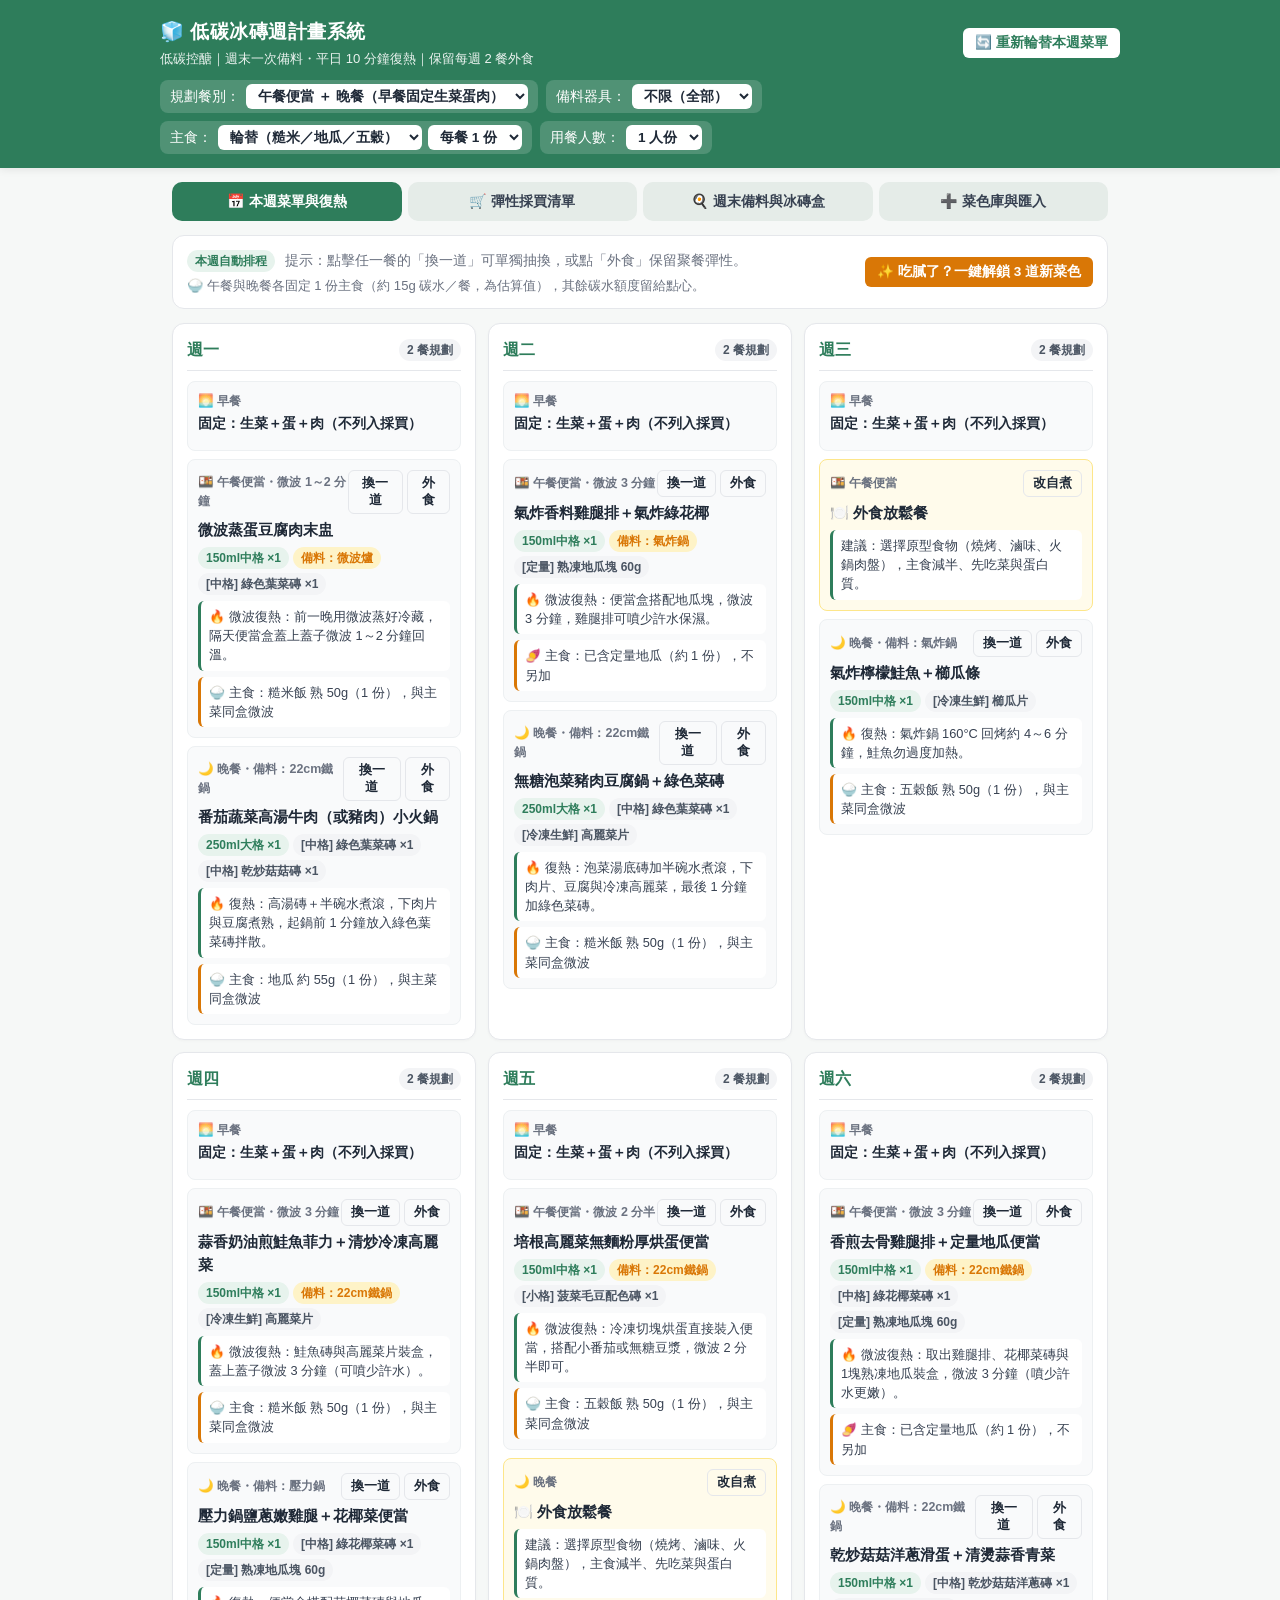
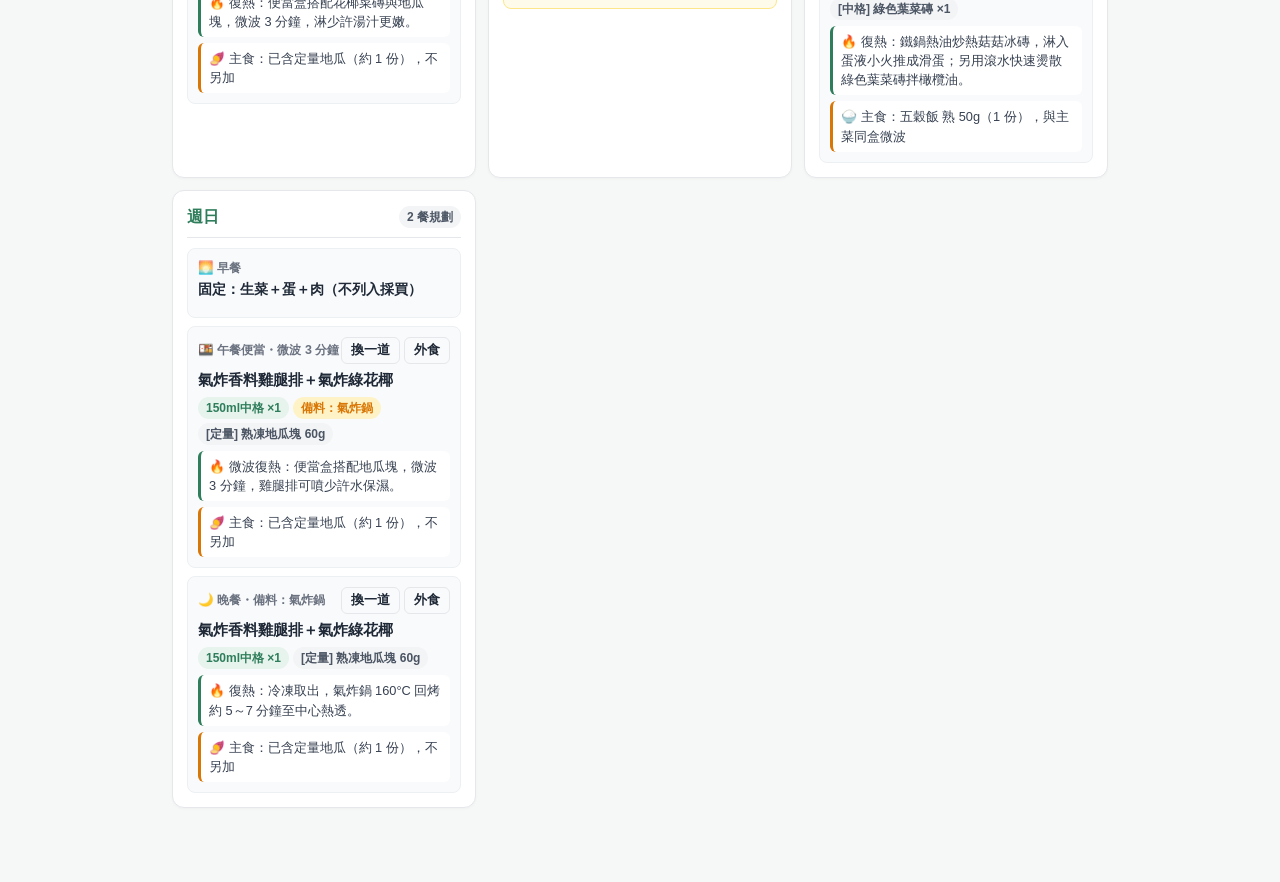
<file: low-carb-meal/index.html>
<html lang="zh-Hant">
<head>
  <meta charset="UTF-8" />
  <meta name="viewport" content="width=device-width, initial-scale=1.0" />
  <title>低碳冰磚週計畫｜控醣備餐與彈性採買系統</title>
  <link rel="stylesheet" href="assets/style.css?v=1" />
</head>
<body>

<header>
  <div class="header-top">
    <div>
      <h1>🧊 低碳冰磚週計畫系統</h1>
      <div class="subtitle">低碳控醣｜週末一次備料・平日 10 分鐘復熱｜保留每週 2 餐外食</div>
    </div>
    <div class="header-actions">
      <button id="settingsToggle" class="btn btn-white" onclick="toggleSettings()" aria-expanded="false">⚙️ 設定</button>
      <button class="btn btn-white" onclick="regenerateWeek()">🔄 重新輪替<span class="hide-sm">本週菜單</span></button>
    </div>
  </div>
  <div class="controls-bar">
    <div class="control-group">
      <span>規劃餐別：</span>
      <select id="mealModeSelect" onchange="changeMealMode()">
        <option value="lunch_dinner" selected>午餐便當 ＋ 晚餐（早餐固定生菜蛋肉）</option>
        <option value="dinner_only">僅規劃晚餐（中午自理/外食）</option>
        <option value="three_meals">三餐全部規劃（含低碳變化早餐）</option>
      </select>
    </div>
    <div class="control-group">
      <span>備料器具：</span>
      <select id="cookwareSelect" onchange="changeCookware()">
        <option value="all" selected>不限（全部）</option>
        <option value="iron">鐵鍋／湯鍋</option>
        <option value="微波爐">微波爐</option>
        <option value="氣炸鍋">氣炸鍋</option>
        <option value="壓力鍋">壓力鍋</option>
      </select>
    </div>
    <div class="control-group">
      <span>主食：</span>
      <select id="stapleSelect" onchange="changeStaple()">
        <option value="rotate" selected>輪替（糙米／地瓜／五穀）</option>
        <option value="brown_rice">糙米飯</option>
        <option value="multigrain">五穀飯</option>
        <option value="sweet_potato">地瓜</option>
      </select>
      <select id="stapleServingsSelect" onchange="changeStaple()">
        <option value="0">不安排</option>
        <option value="1" selected>每餐 1 份</option>
        <option value="2">每餐 2 份</option>
        <option value="3">每餐 3 份</option>
      </select>
    </div>
    <div class="control-group">
      <span>用餐人數：</span>
      <select id="servingsSelect" onchange="changeServings()">
        <option value="1" selected>1 人份</option>
        <option value="2">2 人份</option>
        <option value="3">3 人份</option>
        <option value="4">4 人份</option>
      </select>
    </div>
  </div>
</header>

<div class="tabs">
  <button class="tab-btn active" onclick="switchTab('plan', this)">📅 本週菜單與復熱</button>
  <button class="tab-btn" onclick="switchTab('shop', this)">🛒 彈性採買清單</button>
  <button class="tab-btn" onclick="switchTab('sop', this)">🍳 週末備料與冰磚盒</button>
  <button class="tab-btn" onclick="switchTab('recipes', this)">➕ 菜色庫與匯入</button>
</div>

<main>
  <div id="loadError" style="display:none; background:#fef2f2; border:1px solid #fecaca; color:#991b1b; padding:12px 14px; border-radius:10px; margin-bottom:12px; font-size:0.9rem;">
    無法載入食譜資料（data/recipes.json）。請用網址（http／https）開啟本頁，直接雙擊檔案開啟會被瀏覽器阻擋。
    本機測試可在此資料夾執行：<code>python3 -m http.server 8000</code>，再開啟 http://localhost:8000
  </div>
  <!-- 分頁一：本週菜單與復熱 -->
  <section id="tab-plan" class="tab-panel active">
    <div class="action-strip">
      <div>
        <span class="badge badge-green" id="weekLabel">本週自動排程</span>
        <span style="font-size:0.85rem; color:var(--muted); margin-left:6px;">
          提示：點擊任一餐的「換一道」可單獨抽換，或點「外食」保留聚餐彈性。
        </span>
        <div id="stapleHint" style="font-size:0.82rem; color:var(--muted); margin-top:4px;"></div>
      </div>
      <button class="btn btn-accent" onclick="unlockMoreRecipes()">✨ 吃膩了？一鍵解鎖 3 道新菜色</button>
    </div>
    <div class="week-grid" id="weekGrid"></div>
  </section>

  <!-- 分頁二：彈性採買清單 -->
  <section id="tab-shop" class="tab-panel">
    <div class="section-card">
      <h2>🛒 本週彈性採買清單（目前計算：<span id="shopServingTitle">1 人份</span>）</h2>
      <p style="font-size:0.84rem; color:var(--muted); margin-top:0;">
        ✅ <strong>冰箱已有先勾掉</strong>（例如高麗菜、培根、地瓜）｜可用 <strong>＋／－</strong> 依包裝大小調整，或參考下方替代食材。
      </p>
      <div id="shoppingContainer"></div>
      <div class="custom-add">
        <input type="text" id="customItemInput" placeholder="臨時加買（例：雞蛋 1 盒、無糖豆漿、橄欖油）" onkeydown="if(event.key==='Enter') addCustomItem()" />
        <button class="btn btn-white" style="border:1px solid var(--primary);" onclick="addCustomItem()">＋ 加入清單</button>
      </div>
      <div style="margin-top:12px; display:flex; gap:8px; flex-wrap:wrap;">
        <button class="btn btn-outline" onclick="clearCheckedItems()">清除已勾選狀態</button>
        <button class="btn btn-outline" onclick="resetAdjustments()">重設數量微調</button>
      </div>
    </div>
  </section>

  <!-- 分頁三：週末備料與冰磚盒 -->
  <section id="tab-sop" class="tab-panel">
    <div class="section-card">
      <h2>🔌 電器料理小提醒（微波爐／氣炸鍋／壓力鍋）</h2>
      <ul style="margin:0; padding-left:18px; font-size:0.88rem;">
        <li><strong>微波爐</strong>：使用微波專用容器，蓋保鮮膜或盤子並留透氣孔；冷凍磚分段加熱、中途攪拌或翻面，確保中心熱透。</li>
        <li><strong>氣炸鍋</strong>：食材先擦乾、拌少量油；不要塞滿，留出熱風流動空間。矽膠冰磚盒與上蓋未標示耐高溫時，請勿放入氣炸鍋，改用耐熱杯或鋁箔杯。</li>
        <li><strong>壓力鍋</strong>：液體量與最大容量以機型說明書為準，洩壓完成才開蓋；表中時間僅供參考，請依自家機型調整。</li>
        <li>所有電器的時間與功率都因機型而異，第一次請先小量測試；肉類以中心完全熟透為準。</li>
      </ul>
    </div>

    <div class="section-card">
      <h2>🧊 本週矽膠冰磚盒配置建議（<span id="sopServingTitle">1 人份</span>）</h2>
      <p style="font-size:0.84rem; color:var(--muted); margin-top:0;">
        建議選用「食品級矽膠＋硬質上蓋」冰磚盒；凍硬後脫模移入夾鏈袋集中收納，盒子即可重複冷凍下一批。
      </p>
      <div class="container-grid" id="containerSummary"></div>
    </div>

    <div class="section-card">
      <h2>📋 本週實際要備的料（依目前菜單與器具自動整理）</h2>
      <p style="font-size:0.84rem; color:var(--muted); margin-top:0;">
        只列出本週菜單用到的自煮食譜，依料理器具分組，方便決定先開哪台設備。
      </p>
      <div id="sopDynamic"></div>
    </div>

    <div class="section-card">
      <h2>⏱️ 週末 1 小時多器具平行備料 SOP</h2>
      <p style="font-size:0.84rem; color:var(--muted); margin-top:0;">
        原則：<strong>先啟動不用顧的設備</strong>（壓力鍋、電鍋），再用手邊時間洗切與炒菜；沒用到的器具直接略過該步驟。
      </p>
      <div class="sop-step">
        <h3>階段零：先啟動「不用顧」的設備（約 5 分鐘）</h3>
        <ul>
          <li><strong>壓力鍋</strong>：若本週有滷雞腿、牛肉湯等壓力鍋菜，先下鍋並設定時間（約 12～30 分鐘，依食材與機型），之後只需等洩壓。</li>
          <li><strong>電鍋</strong>：定量地瓜洗淨切小塊，外鍋 1 杯水蒸熟；同時用電鍋煮好本週的<strong>糙米飯／五穀飯</strong>（乾米量見採買清單「主食」）。</li>
          <li><strong>主食飯磚</strong>：飯煮好攤開放涼，每份約熟飯 50g 裝入 <strong>150ml 中格（約半滿）</strong>冷凍；地瓜蒸熟放涼後按份量分裝。</li>
        </ul>
      </div>
      <div class="sop-step">
        <h3>階段一：洗切與生鮮免燙分裝（約 15 分鐘，設備運轉中同步進行）</h3>
        <ul>
          <li><strong>高麗菜</strong>：剝片洗淨切塊，<strong>務必徹底擦乾水分</strong>，依單餐份量裝袋壓平直接生凍（免汆燙）。</li>
          <li><strong>櫛瓜</strong>：洗淨擦乾切 1.5cm 厚片、條或刨絲，直接分裝冷凍；<strong>生菜</strong>洗淨擦乾冷藏，優先於週一～週三吃完。</li>
          <li><strong>肉類</strong>：雞腿排、鮭魚擦乾並醃好（鹽、黑胡椒、蒜粉），準備進氣炸鍋。</li>
        </ul>
      </div>
      <div class="sop-step">
        <h3>階段二：氣炸鍋分批＋湯鍋汆燙雙線並行（約 20 分鐘）</h3>
        <ul>
          <li><strong>氣炸鍋 180°C 分批</strong>：不要塞滿。雞腿排約 12～15 分鐘，鮭魚約 8～10 分鐘，花椰菜或櫛瓜條最後 5 分鐘加入；出爐放網架散熱。</li>
          <li><strong>同時用湯鍋汆燙</strong>，依「味道淡 → 味道重」：綠花椰菜小朵、四季豆段燙 60 秒，泡冷水瀝乾 ➔ 裝入 <strong>150ml 中格</strong>；青江菜、菠菜、地瓜葉燙 30 秒，<strong>用力擠乾水分</strong>切段 ➔ 裝入 <strong>150ml 中格</strong>。</li>
          <li><strong>壓力鍋</strong>：計時結束後等洩壓完成再開蓋（<strong>切勿強行開蓋</strong>），湯品與滷味先放涼。</li>
        </ul>
      </div>
      <div class="sop-step">
        <h3>階段三：22cm 鐵鍋乾炒配料與主菜醬汁（約 15 分鐘）</h3>
        <ul>
          <li><strong>先炒香菇與洋蔥</strong>：少許油乾炒香菇、鴻喜菇與洋蔥丁至收乾水分，分裝入 <strong>150ml 中格</strong>（百搭便當與滑蛋）。</li>
          <li><strong>再煮主菜／湯底磚</strong>：依本週排出的主菜（如無糖打拋豬、番茄肉醬、味噌高湯底）用鐵鍋煮好，放涼入 <strong>250ml 大格</strong>。</li>
        </ul>
      </div>
      <div class="sop-step">
        <h3>階段四：微波爐當「小幫手」（約 5 分鐘，可穿插在任何空檔）</h3>
        <ul>
          <li><strong>少量蔬菜</strong>：一份量的葉菜可裝耐熱碗，加 1～2 大匙水、蓋盤子微波 1～2 分鐘，免開火燙熟。</li>
          <li><strong>解凍絞肉或融化奶油</strong>：低功率分段微波，避免局部煮熟。</li>
          <li><strong>先試吃一磚</strong>：挑一塊放涼的成品，微波確認復熱時間，之後在菜單上微調。</li>
          <li>微波蒸蛋、馬克杯蛋這類菜<strong>不需先煮</strong>，只要備好肉末磚或菇菇磚冷凍即可。</li>
        </ul>
      </div>
      <div class="sop-step" style="margin-bottom:0;">
        <h3>階段五：徹底放涼、入模冷凍與貼標（約 5 分鐘）</h3>
        <ul>
          <li>所有熟食務必吹涼再加蓋進冷凍庫，避免水氣結霜；貼上標籤（菜名＋日期＋復熱器具），平日免解凍直接取用。</li>
          <li>氣炸鍋與壓力鍋出爐的肉類較燙，先攤開散熱，不要直接蓋進密封盒。</li>
        </ul>
      </div>
    </div>
  </section>

  <!-- 分頁四：菜色庫與匯入 -->
  <section id="tab-recipes" class="tab-panel">
    <div class="section-card">
      <h2>📚 目前啟用中的低碳食譜庫（共 <span id="recipeCount">0</span> 道）</h2>
      <div style="display:flex; gap:8px; flex-wrap:wrap; margin-bottom:12px;">
        <button class="btn btn-accent" onclick="unlockMoreRecipes()">✨ 一鍵解鎖 3 道隱藏新菜色</button>
        <button class="btn btn-white" style="border:1px solid var(--primary);" onclick="openImportModal()">📥 貼上 JSON 匯入新食譜</button>
        <button class="btn btn-outline" onclick="exportRecipesJson()">📤 匯出目前菜庫備份</button>
        <button class="btn btn-outline" style="color:var(--danger);" onclick="resetAllData()">⚠️ 重設為初始預設值</button>
      </div>
      <div id="recipeListView"></div>
    </div>
  </section>
</main>

<!-- JSON 匯入彈窗 -->
<div class="modal-backdrop" id="importModal">
  <div class="modal">
    <h3 style="margin-top:0; color:var(--primary);">📥 匯入新食譜</h3>

    <div style="border:1px solid var(--border); border-radius:10px; padding:10px; margin-bottom:10px;">
      <strong style="font-size:0.9rem;">🔗 從網址匯入 JSON（GitHub raw / Gist / 任何 JSON 連結）</strong>
      <div style="display:flex; gap:6px; margin-top:8px;">
        <input type="text" id="jsonUrl" placeholder="https://raw.githubusercontent.com/使用者/repo/main/recipes.json" style="flex:1; padding:7px 9px; border:1px solid var(--border); border-radius:8px;" onkeydown="if(event.key==='Enter') fetchFromUrl()" />
        <button class="btn btn-white" style="background:var(--primary); color:#fff;" onclick="fetchFromUrl()">下載並匯入</button>
      </div>
      <p style="font-size:0.78rem; color:var(--muted); margin:8px 0 0;">
        貼 <code>github.com/.../blob/...</code> 的一般檔案網址也可以，會自動轉成 raw。格式支援 Mealie 與本系統。
      </p>
    </div>

    <div style="border:1px solid var(--border); border-radius:10px; padding:10px; margin-bottom:10px;">
      <strong style="font-size:0.9rem;">🥘 從 Mealie 抓取</strong>
      <div style="display:grid; gap:6px; margin-top:8px;">
        <input type="text" id="mealieUrl" placeholder="Mealie 網址，例如 https://mealie.example.com" style="padding:7px 9px; border:1px solid var(--border); border-radius:8px;" />
        <input type="password" id="mealieToken" placeholder="API Token（公開食譜可留空；不會被儲存）" style="padding:7px 9px; border:1px solid var(--border); border-radius:8px;" />
        <button class="btn btn-white" style="background:var(--primary); color:#fff;" onclick="fetchFromMealie()">從 Mealie 抓取並匯入</button>
      </div>
      <p style="font-size:0.78rem; color:var(--muted); margin:8px 0 0;">
        Mealie 需允許本頁來源的 CORS，否則瀏覽器會擋下請求。被擋時，請改用下方貼上 JSON：開啟
        <code>/api/recipes/食譜slug</code> 複製內容即可。
      </p>
    </div>

    <label style="font-size:0.84rem;">Mealie 食譜沒有冰磚規格，預設使用：
      <select id="mealieBrickSize" style="border:1px solid var(--border);">
        <option value="150ml中格" selected>150ml 中格</option>
        <option value="250ml大格">250ml 大格</option>
        <option value="30ml小格">30ml 小格</option>
      </select>
    </label>
    <p style="font-size:0.84rem; color:var(--muted); margin:6px 0 0;">
      也可貼上 Mealie 食譜 JSON（單道、陣列或列表 API 回傳的 <code>items</code>），或本系統格式的 JSON 陣列。系統會自動辨識並合併進輪替菜庫。
    </p>
    <textarea id="importTextarea" placeholder='貼上 JSON，例如 Mealie：{"name":"打拋豬","recipeIngredient":[...]}，或本系統格式：[{"id":"fish_01","name":"...",...}]'></textarea>
    <div style="display:flex; justify-content:flex-end; gap:8px;">
      <button class="btn btn-outline" onclick="closeImportModal()">取消</button>
      <button class="btn btn-white" style="background:var(--primary); color:#fff;" onclick="confirmImportJson()">確認匯入</button>
    </div>
  </div>
</div>

<div class="toast" id="toast"></div>

<script src="assets/app.js?v=1"></script>
</body>
</html>
</file>
<file: low-carb-meal/assets/style.css>
:root {
  --bg: #f6f8f7;
  --card: #ffffff;
  --primary: #2e7d5b;
  --primary-light: #e7f3ed;
  --accent: #d97706;
  --accent-light: #fef3c7;
  --text: #1f2937;
  --muted: #6b7280;
  --border: #e5e7eb;
  --danger: #dc2626;
  --radius: 12px;
}
* { box-sizing: border-box; }
body {
  margin: 0;
  font-family: -apple-system, BlinkMacSystemFont, "Segoe UI", "Noto Sans TC", "Microsoft JhengHei", sans-serif;
  background: var(--bg);
  color: var(--text);
  line-height: 1.5;
  padding-bottom: 60px;
}
header {
  background: var(--primary);
  color: #fff;
  padding: 18px 16px 14px;
  position: sticky;
  top: 0;
  z-index: 20;
  box-shadow: 0 2px 8px rgba(0,0,0,0.08);
}
.header-top {
  max-width: 960px;
  margin: 0 auto;
  display: flex;
  flex-wrap: wrap;
  justify-content: space-between;
  align-items: center;
  gap: 10px;
}
h1 {
  margin: 0;
  font-size: 1.2rem;
  letter-spacing: 0.5px;
}
.subtitle {
  font-size: 0.82rem;
  opacity: 0.9;
  margin-top: 2px;
}
.controls-bar {
  max-width: 960px;
  margin: 12px auto 0;
  display: flex;
  flex-wrap: wrap;
  gap: 8px;
  align-items: center;
}
.control-group {
  background: rgba(255,255,255,0.16);
  padding: 4px 10px;
  border-radius: 8px;
  display: flex;
  align-items: center;
  gap: 6px;
  font-size: 0.85rem;
}
select, button {
  font-family: inherit;
  font-size: 0.85rem;
  border-radius: 6px;
  border: none;
  cursor: pointer;
}
select {
  padding: 4px 8px;
  background: #fff;
  color: var(--text);
  font-weight: 600;
}
.btn {
  padding: 6px 12px;
  font-weight: 600;
  transition: opacity 0.15s;
}
.btn:hover { opacity: 0.9; }
.btn-white { background: #fff; color: var(--primary); }
.btn-accent { background: var(--accent); color: #fff; }
.btn-outline {
  background: transparent;
  border: 1px solid var(--border);
  color: var(--text);
  padding: 4px 9px;
  font-size: 0.8rem;
}
.btn-outline:hover { background: #f3f4f6; }

/* Tabs */
.tabs {
  max-width: 960px;
  margin: 14px auto 0;
  padding: 0 12px;
  display: grid;
  grid-template-columns: repeat(4, 1fr);
  gap: 6px;
}
.tab-btn {
  padding: 10px 6px;
  background: #e5ece8;
  color: #374151;
  border-radius: 10px;
  font-weight: 700;
  font-size: 0.88rem;
  text-align: center;
}
.tab-btn.active {
  background: var(--primary);
  color: #fff;
}

main {
  max-width: 960px;
  margin: 14px auto;
  padding: 0 12px;
}
.tab-panel { display: none; }
.tab-panel.active { display: block; }

/* Action Banner */
.action-strip {
  background: var(--card);
  border: 1px solid var(--border);
  border-radius: var(--radius);
  padding: 12px 14px;
  margin-bottom: 14px;
  display: flex;
  flex-wrap: wrap;
  justify-content: space-between;
  align-items: center;
  gap: 10px;
}
.badge {
  display: inline-block;
  padding: 2px 8px;
  border-radius: 999px;
  font-size: 0.75rem;
  font-weight: 700;
}
.badge-green { background: var(--primary-light); color: var(--primary); }
.badge-amber { background: var(--accent-light); color: var(--accent); }
.badge-gray { background: #f3f4f6; color: #4b5563; }

/* Day Cards */
.week-grid {
  display: grid;
  grid-template-columns: repeat(auto-fill, minmax(290px, 1fr));
  gap: 12px;
}
.day-card {
  background: var(--card);
  border: 1px solid var(--border);
  border-radius: var(--radius);
  padding: 14px;
  box-shadow: 0 1px 3px rgba(0,0,0,0.03);
}
.day-header {
  display: flex;
  justify-content: space-between;
  align-items: center;
  border-bottom: 1px solid var(--border);
  padding-bottom: 8px;
  margin-bottom: 10px;
}
.day-title {
  font-weight: 800;
  font-size: 1rem;
  color: var(--primary);
}
.meal-slot {
  background: #f9fafb;
  border: 1px solid #edf0f2;
  border-radius: 8px;
  padding: 10px;
  margin-bottom: 8px;
}
.meal-slot:last-child { margin-bottom: 0; }
.meal-slot.eating-out {
  background: #fffbeb;
  border-color: #fde68a;
}
.slot-top {
  display: flex;
  justify-content: space-between;
  align-items: center;
  margin-bottom: 4px;
}
.slot-label {
  font-size: 0.78rem;
  font-weight: 700;
  color: var(--muted);
}
.slot-actions {
  display: flex;
  gap: 4px;
}
.meal-name {
  font-weight: 700;
  font-size: 0.96rem;
  margin: 2px 0 6px;
}
.brick-tags {
  display: flex;
  flex-wrap: wrap;
  gap: 4px;
  margin-bottom: 6px;
}
.reheat-box {
  font-size: 0.8rem;
  color: #374151;
  background: #fff;
  padding: 6px 8px;
  border-radius: 6px;
  border-left: 3px solid var(--primary);
}

/* Section Cards */
.section-card {
  background: var(--card);
  border: 1px solid var(--border);
  border-radius: var(--radius);
  padding: 16px;
  margin-bottom: 14px;
}
.section-card h2 {
  margin: 0 0 10px;
  font-size: 1.05rem;
  color: var(--primary);
  display: flex;
  align-items: center;
  gap: 6px;
}

/* Container Grid */
.container-grid {
  display: grid;
  grid-template-columns: repeat(auto-fit, minmax(220px, 1fr));
  gap: 10px;
}
.container-box {
  border: 1px solid var(--border);
  border-radius: 10px;
  padding: 12px;
  background: #fafcfb;
}
.container-size {
  font-weight: 800;
  color: var(--primary);
  font-size: 0.95rem;
}
.container-count {
  font-size: 1.35rem;
  font-weight: 800;
  margin: 4px 0;
}

/* SOP Steps */
.sop-step {
  border-left: 3px solid var(--primary);
  padding-left: 12px;
  margin-bottom: 14px;
}
.sop-step h3 {
  margin: 0 0 4px;
  font-size: 0.95rem;
}
.sop-step ul {
  margin: 4px 0 0;
  padding-left: 18px;
  font-size: 0.88rem;
}

/* Shopping List */
.shop-category {
  margin-bottom: 16px;
}
.shop-cat-title {
  font-weight: 800;
  font-size: 0.92rem;
  background: var(--primary-light);
  color: var(--primary);
  padding: 5px 10px;
  border-radius: 6px;
  margin-bottom: 8px;
}
.shop-item {
  display: flex;
  flex-wrap: wrap;
  justify-content: space-between;
  align-items: center;
  padding: 8px 6px;
  border-bottom: 1px solid #f1f3f5;
  gap: 8px;
}
.shop-item.checked .item-main {
  text-decoration: line-through;
  color: var(--muted);
}
.item-left {
  display: flex;
  align-items: flex-start;
  gap: 8px;
  flex: 1;
  min-width: 180px;
}
.item-left input[type="checkbox"] {
  width: 18px;
  height: 18px;
  margin-top: 2px;
  accent-color: var(--primary);
}
.alt-hint {
  display: block;
  font-size: 0.76rem;
  color: var(--muted);
}
.qty-ctrl {
  display: flex;
  align-items: center;
  gap: 6px;
}
.qty-btn {
  width: 26px;
  height: 26px;
  border-radius: 6px;
  background: #eef2f0;
  font-weight: 800;
  color: var(--text);
}
.qty-val {
  min-width: 68px;
  text-align: center;
  font-weight: 700;
  font-size: 0.88rem;
}
.custom-add {
  display: flex;
  gap: 8px;
  margin-top: 12px;
}
.custom-add input {
  flex: 1;
  padding: 8px 10px;
  border: 1px solid var(--border);
  border-radius: 8px;
  font-size: 0.9rem;
}

/* Modal */
.modal-backdrop {
  display: none;
  position: fixed;
  inset: 0;
  background: rgba(0,0,0,0.45);
  z-index: 50;
  align-items: center;
  justify-content: center;
  padding: 16px;
}
.modal-backdrop.open { display: flex; }
.modal {
  background: #fff;
  border-radius: 14px;
  max-width: 560px;
  width: 100%;
  padding: 18px;
  max-height: 88vh;
  overflow-y: auto;
}
.modal textarea {
  width: 100%;
  height: 180px;
  font-family: monospace;
  font-size: 0.82rem;
  padding: 10px;
  border: 1px solid var(--border);
  border-radius: 8px;
  margin: 10px 0;
}
.toast {
  position: fixed;
  bottom: 20px;
  left: 50%;
  transform: translateX(-50%);
  background: #1f2937;
  color: #fff;
  padding: 10px 18px;
  border-radius: 999px;
  font-size: 0.88rem;
  z-index: 60;
  opacity: 0;
  pointer-events: none;
  transition: opacity 0.25s;
}
.toast.show { opacity: 1; }

/* ===== 手機版：節省上半部空間 ===== */
#settingsToggle { display: none; }
.header-actions { display: flex; gap: 6px; }
@media (max-width: 640px) {
  header { position: static; padding: 10px 12px; }
  h1 { font-size: 1rem; }
  .subtitle { display: none; }
  .hide-sm { display: none; }
  #settingsToggle { display: inline-block; }
  .btn { padding: 6px 10px; }
  .controls-bar { display: none; margin-top: 10px; }
  .controls-bar.open { display: flex; flex-direction: column; align-items: stretch; }
  .control-group { width: 100%; justify-content: space-between; flex-wrap: wrap; }
  .control-group select { max-width: 62%; }
  .tabs {
    position: sticky; top: 0; z-index: 15;
    margin: 0; padding: 6px 8px;
    background: var(--bg);
    border-bottom: 1px solid var(--border);
    gap: 4px;
  }
  .tab-btn { padding: 8px 2px; font-size: 0.72rem; line-height: 1.25; }
  main { margin: 10px auto; }
  .action-strip { padding: 10px 12px; }
  .section-card { padding: 12px; }
}
</file>
